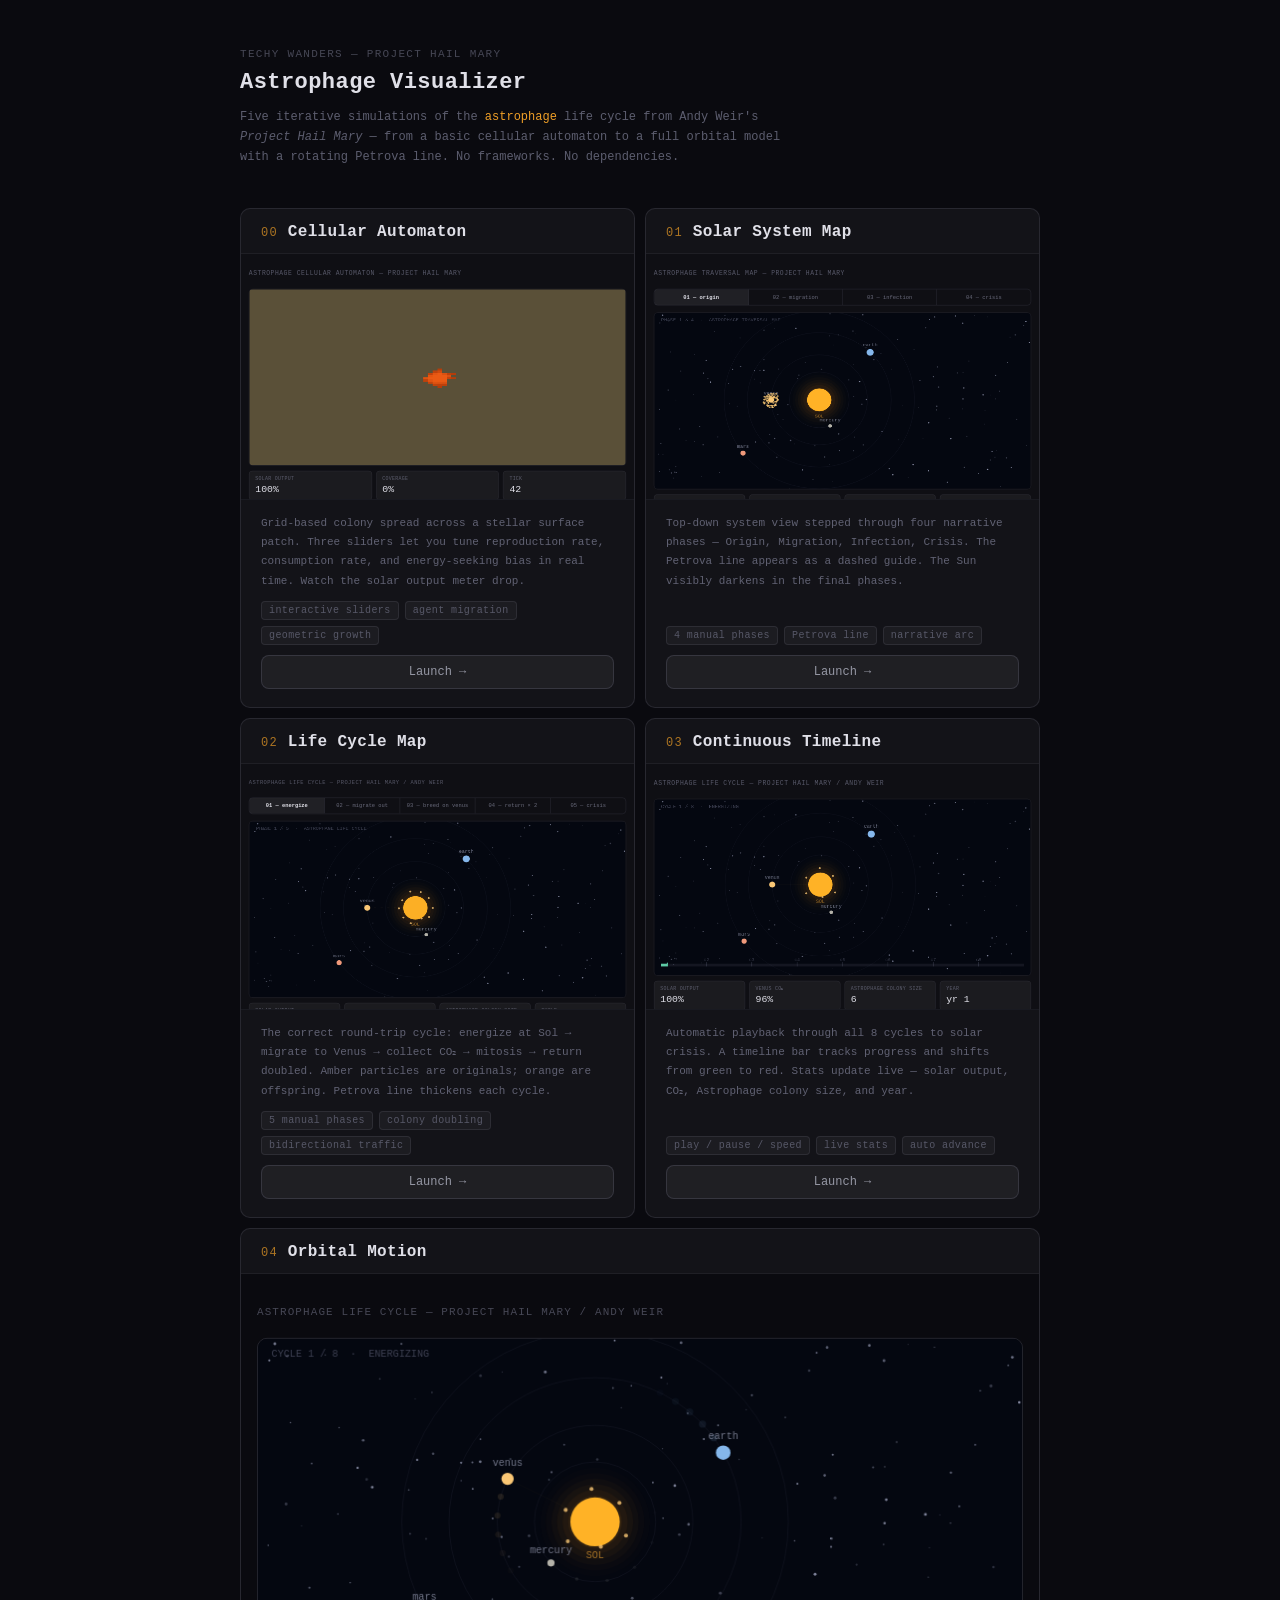
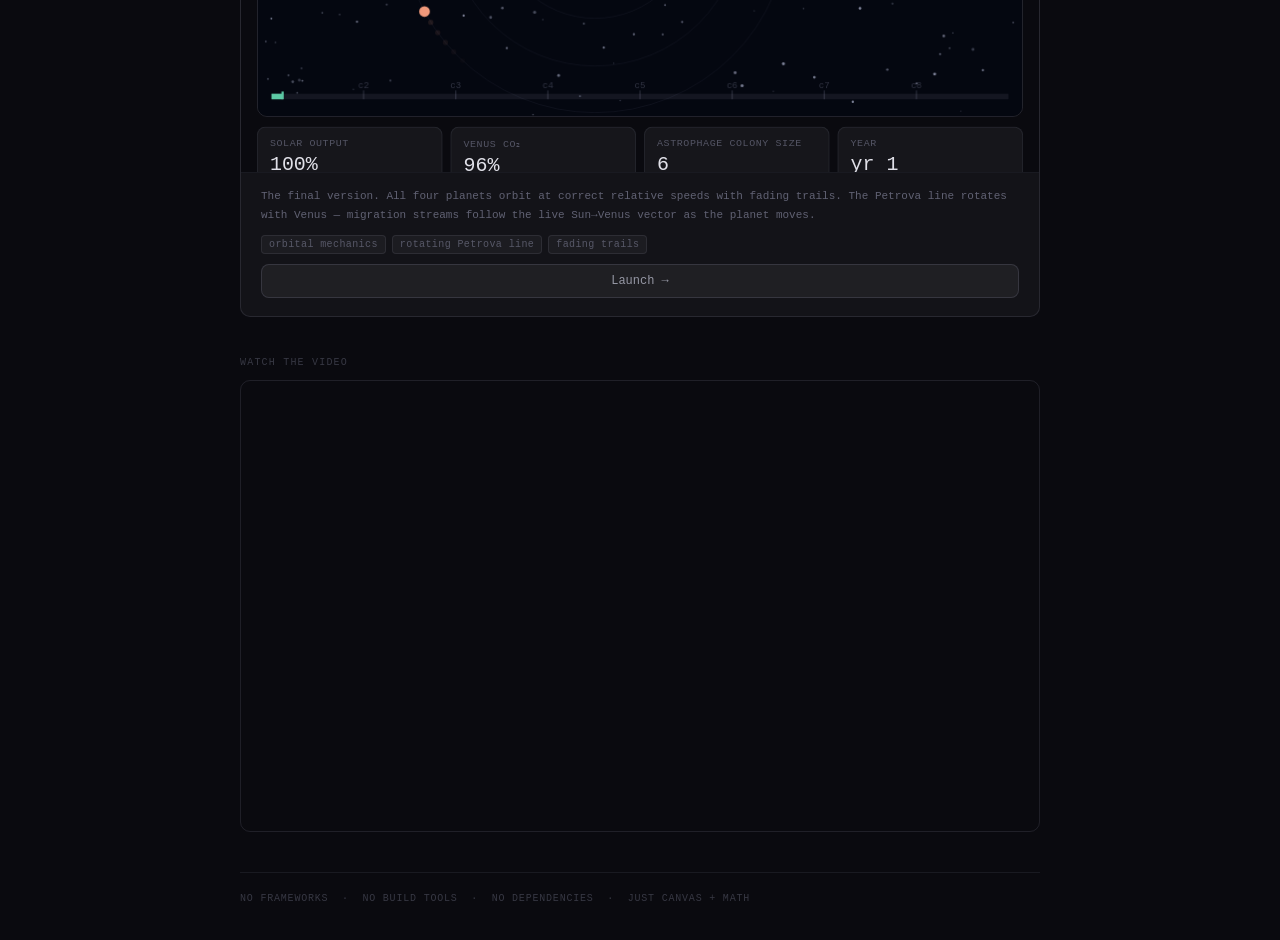
<file: index.html>
<!DOCTYPE html>
<html lang="en">
<head>
  <meta charset="UTF-8">
  <meta name="viewport" content="width=device-width, initial-scale=1.0">
  <title>Astrophage Visualizer — Project Hail Mary</title>
  <link rel="stylesheet" href="astrophage.css">
  <style>
    body { align-items: flex-start; padding-top: 3rem; }

    .hero {
      margin-bottom: 2.5rem;
    }
    .hero h1 {
      font-size: 11px;
      color: rgba(160,162,190,.4);
      letter-spacing: .12em;
      margin-bottom: .6rem;
      font-weight: 400;
    }
    .hero-title {
      font-family: monospace;
      font-size: 22px;
      font-weight: 600;
      color: #e0e0e8;
      margin-bottom: .75rem;
      letter-spacing: .02em;
    }
    .hero-sub {
      font-size: 12px;
      color: rgba(160,162,190,.55);
      line-height: 1.7;
      max-width: 560px;
    }
    .hero-sub span { color: #EF9F27; }

    .grid {
      display: grid;
      grid-template-columns: repeat(2, 1fr);
      gap: 10px;
    }
    .grid .card:last-child:nth-child(odd) {
      grid-column: 1 / -1;
    }

    .card {
      background: rgba(255,255,255,.04);
      border: 0.5px solid rgba(160,162,190,.14);
      border-radius: 10px;
      overflow: hidden;
      display: flex;
      flex-direction: column;
      transition: border-color .2s, background .2s;
    }
    .card:hover {
      background: rgba(255,255,255,.065);
      border-color: rgba(160,162,190,.28);
    }

    /* title row sits above the iframe */
    .card-header {
      display: flex;
      align-items: baseline;
      gap: 10px;
      padding: 14px 20px 12px;
      border-bottom: 0.5px solid rgba(160,162,190,.08);
    }
    .card-num {
      font-size: 12px;
      color: #EF9F27;
      letter-spacing: .1em;
      opacity: .7;
      flex-shrink: 0;
    }
    .card-title {
      font-size: 16px;
      font-weight: 600;
      color: #e0e0e8;
      letter-spacing: .02em;
    }

    /* live iframe thumbnail */
    .preview-frame {
      width: 100%;
      overflow: hidden;
      position: relative;
      background: #0a0a0f;
      border-bottom: 0.5px solid rgba(160,162,190,.1);
      flex-shrink: 0;
    }
    .preview-frame iframe {
      width: 800px;
      height: 500px;
      border: none;
      pointer-events: none;
      display: block;
      transform-origin: top left;
    }

    .card-body {
      padding: 14px 20px 18px;
      display: flex;
      flex-direction: column;
      gap: 10px;
      flex: 1;
    }

    .card-desc {
      font-size: 11px;
      color: rgba(160,162,190,.55);
      line-height: 1.75;
      flex: 1;
    }

    .card-tags {
      display: flex;
      flex-wrap: wrap;
      gap: 6px;
    }
    .tag {
      font-size: 10px;
      color: rgba(160,162,190,.45);
      background: rgba(255,255,255,.04);
      border: 0.5px solid rgba(160,162,190,.12);
      border-radius: 4px;
      padding: 3px 7px;
      letter-spacing: .04em;
    }

    .card a.launch {
      display: block;
      text-align: center;
      font-family: monospace;
      font-size: 12px;
      color: rgba(200,202,220,.7);
      background: rgba(255,255,255,.05);
      border: 0.5px solid rgba(160,162,190,.18);
      border-radius: 8px;
      padding: 9px 16px;
      text-decoration: none;
      transition: background .15s, color .15s;
    }
    .card a.launch:hover {
      background: rgba(239,159,39,.12);
      border-color: rgba(239,159,39,.35);
      color: #EF9F27;
    }

    .footer {
      margin-top: 2.5rem;
      font-size: 10px;
      color: rgba(160,162,190,.3);
      letter-spacing: .08em;
      border-top: 0.5px solid rgba(160,162,190,.1);
      padding-top: 1.25rem;
    }

    .video-section { margin-top: 2.5rem; }
    .video-label {
      font-size: 10px;
      color: rgba(160,162,190,.3);
      letter-spacing: .12em;
      margin-bottom: .75rem;
    }
    .video-wrapper {
      position: relative;
      width: 100%;
      padding-bottom: 56.25%;
      border-radius: 10px;
      overflow: hidden;
      border: 0.5px solid rgba(160,162,190,.14);
    }
    .video-wrapper iframe {
      position: absolute;
      inset: 0;
      width: 100%;
      height: 100%;
    }

    @media (max-width: 560px) {
      .grid { grid-template-columns: 1fr; }
      .grid .card:last-child:nth-child(odd) { grid-column: auto; }
    }
  </style>
</head>
<body>
  <div class="container">
    <div class="hero">
      <h1>TECHY WANDERS — PROJECT HAIL MARY</h1>
      <div class="hero-title">Astrophage Visualizer</div>
      <p class="hero-sub">
        Five iterative simulations of the <span>astrophage</span> life cycle from Andy Weir's
        <em>Project Hail Mary</em> — from a basic cellular automaton to a full orbital model
        with a rotating Petrova line. No frameworks. No dependencies.
      </p>
    </div>

    <div class="grid">

      <div class="card">
        <div class="card-header">
          <span class="card-num">00</span>
          <span class="card-title">Cellular Automaton</span>
        </div>
        <div class="preview-frame">
          <iframe src="00_Astrophage.html" loading="lazy" scrolling="no" tabindex="-1" title="Preview"></iframe>
        </div>
        <div class="card-body">
          <p class="card-desc">
            Grid-based colony spread across a stellar surface patch. Three sliders let you tune
            reproduction rate, consumption rate, and energy-seeking bias in real time.
            Watch the solar output meter drop.
          </p>
          <div class="card-tags">
            <span class="tag">interactive sliders</span>
            <span class="tag">agent migration</span>
            <span class="tag">geometric growth</span>
          </div>
          <a class="launch" href="00_Astrophage.html">Launch →</a>
        </div>
      </div>

      <div class="card">
        <div class="card-header">
          <span class="card-num">01</span>
          <span class="card-title">Solar System Map</span>
        </div>
        <div class="preview-frame">
          <iframe src="01_Astrophage.html" loading="lazy" scrolling="no" tabindex="-1" title="Preview"></iframe>
        </div>
        <div class="card-body">
          <p class="card-desc">
            Top-down system view stepped through four narrative phases — Origin, Migration,
            Infection, Crisis. The Petrova line appears as a dashed guide. The Sun visibly
            darkens in the final phases.
          </p>
          <div class="card-tags">
            <span class="tag">4 manual phases</span>
            <span class="tag">Petrova line</span>
            <span class="tag">narrative arc</span>
          </div>
          <a class="launch" href="01_Astrophage.html">Launch →</a>
        </div>
      </div>

      <div class="card">
        <div class="card-header">
          <span class="card-num">02</span>
          <span class="card-title">Life Cycle Map</span>
        </div>
        <div class="preview-frame">
          <iframe src="02_Astrophage.html" loading="lazy" scrolling="no" tabindex="-1" title="Preview"></iframe>
        </div>
        <div class="card-body">
          <p class="card-desc">
            The correct round-trip cycle: energize at Sol → migrate to Venus → collect CO₂ →
            mitosis → return doubled. Amber particles are originals; orange are offspring.
            Petrova line thickens each cycle.
          </p>
          <div class="card-tags">
            <span class="tag">5 manual phases</span>
            <span class="tag">colony doubling</span>
            <span class="tag">bidirectional traffic</span>
          </div>
          <a class="launch" href="02_Astrophage.html">Launch →</a>
        </div>
      </div>

      <div class="card">
        <div class="card-header">
          <span class="card-num">03</span>
          <span class="card-title">Continuous Timeline</span>
        </div>
        <div class="preview-frame">
          <iframe src="03_Astrophage.html" loading="lazy" scrolling="no" tabindex="-1" title="Preview"></iframe>
        </div>
        <div class="card-body">
          <p class="card-desc">
            Automatic playback through all 8 cycles to solar crisis. A timeline bar tracks
            progress and shifts from green to red. Stats update live — solar output, CO₂,
            Astrophage colony size, and year.
          </p>
          <div class="card-tags">
            <span class="tag">play / pause / speed</span>
            <span class="tag">live stats</span>
            <span class="tag">auto advance</span>
          </div>
          <a class="launch" href="03_Astrophage.html">Launch →</a>
        </div>
      </div>

      <div class="card">
        <div class="card-header">
          <span class="card-num">04</span>
          <span class="card-title">Orbital Motion</span>
        </div>
        <div class="preview-frame">
          <iframe src="04_Astrophage.html" loading="lazy" scrolling="no" tabindex="-1" title="Preview"></iframe>
        </div>
        <div class="card-body">
          <p class="card-desc">
            The final version. All four planets orbit at correct relative speeds with fading
            trails. The Petrova line rotates with Venus — migration streams follow the live
            Sun→Venus vector as the planet moves.
          </p>
          <div class="card-tags">
            <span class="tag">orbital mechanics</span>
            <span class="tag">rotating Petrova line</span>
            <span class="tag">fading trails</span>
          </div>
          <a class="launch" href="04_Astrophage.html">Launch →</a>
        </div>
      </div>

    </div>

    <div class="video-section">
      <div class="video-label">WATCH THE VIDEO</div>
      <div class="video-wrapper">
        <iframe
          src="https://www.youtube.com/embed/VId7PlleStw"
          title="Astrophage Visualizer — TechyWanders"
          frameborder="0"
          allow="accelerometer; autoplay; clipboard-write; encrypted-media; gyroscope; picture-in-picture"
          allowfullscreen>
        </iframe>
      </div>
    </div>

    <div class="footer">
      NO FRAMEWORKS &nbsp;·&nbsp; NO BUILD TOOLS &nbsp;·&nbsp; NO DEPENDENCIES &nbsp;·&nbsp;
      JUST CANVAS + MATH
    </div>
  </div>

  <script>
    (function () {
      function scaleFrames() {
        document.querySelectorAll('.preview-frame').forEach(function (frame) {
          var scale = frame.offsetWidth / 800;
          var iframe = frame.querySelector('iframe');
          iframe.style.transform = 'scale(' + scale + ')';
          frame.style.height = Math.round(500 * scale) + 'px';
        });
      }
      window.addEventListener('DOMContentLoaded', scaleFrames);
      window.addEventListener('resize', scaleFrames);
    })();
  </script>
</body>
</html>
</file>
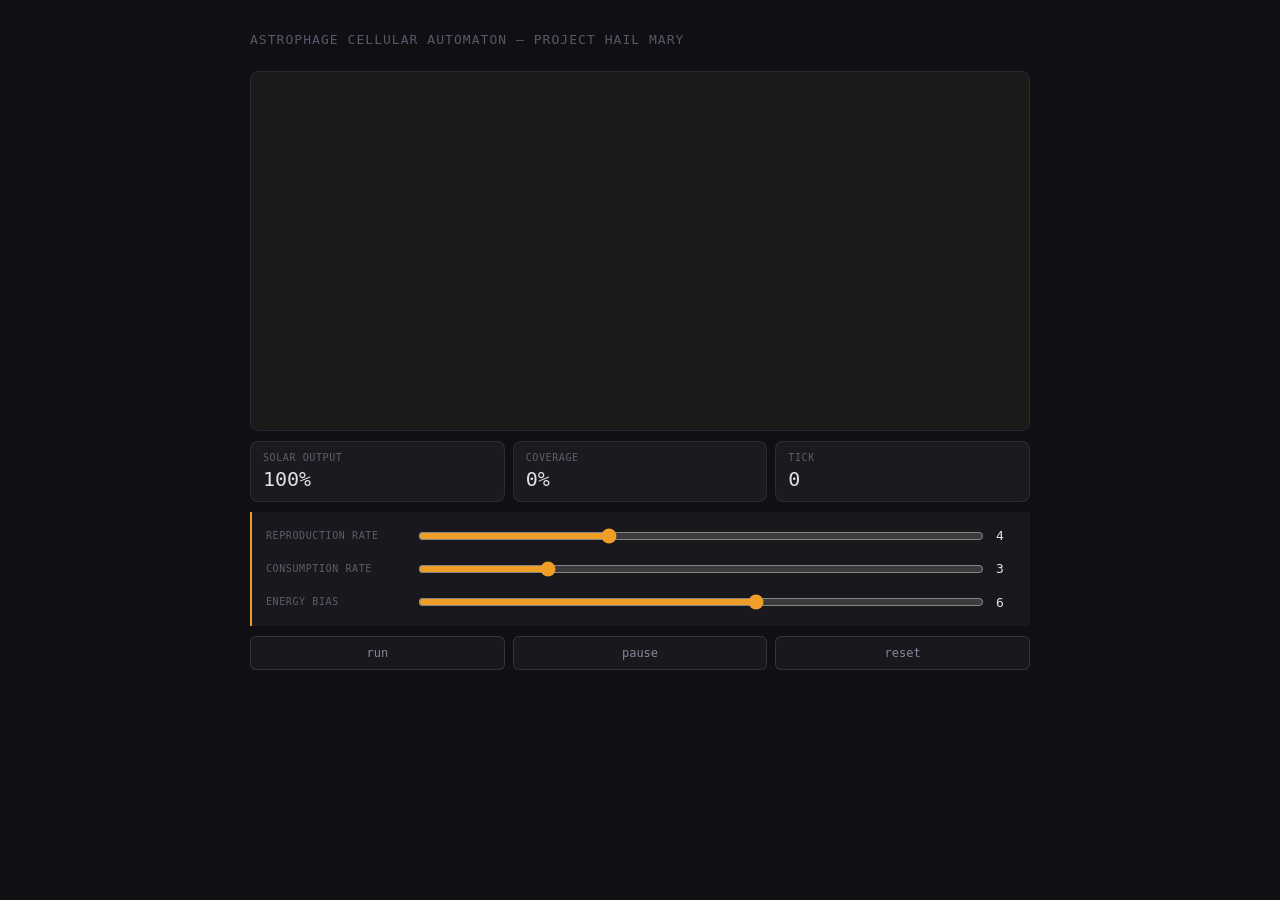
<file: 00_Asphorage.html>
<!DOCTYPE html>
<html lang="en">
<head>
<meta charset="UTF-8">
<meta name="viewport" content="width=device-width, initial-scale=1.0">
<title>Astrophage Cellular Automaton</title>
<link rel="stylesheet" href="asphorage.css">
</head>
<body class="page-00">
<div class="container">
  <h1>ASTROPHAGE CELLULAR AUTOMATON — PROJECT HAIL MARY</h1>

  <canvas id="sim"></canvas>

  <div class="stats">
    <div class="stat-card"><div class="stat-label">SOLAR OUTPUT</div><div class="stat-val" id="output-val">100%</div></div>
    <div class="stat-card"><div class="stat-label">COVERAGE</div><div class="stat-val" id="coverage-val">0%</div></div>
    <div class="stat-card"><div class="stat-label">TICK</div><div class="stat-val" id="tick-val">0</div></div>
  </div>

  <div class="log">
    <div class="ctrl-row">
      <span class="ctrl-label">REPRODUCTION RATE</span>
      <input type="range" min="1" max="10" value="4" step="1" id="repro">
      <span class="ctrl-val" id="repro-out">4</span>
    </div>
    <div class="ctrl-row">
      <span class="ctrl-label">CONSUMPTION RATE</span>
      <input type="range" min="1" max="10" value="3" step="1" id="consume">
      <span class="ctrl-val" id="consume-out">3</span>
    </div>
    <div class="ctrl-row">
      <span class="ctrl-label">ENERGY BIAS</span>
      <input type="range" min="0" max="10" value="6" step="1" id="bias">
      <span class="ctrl-val" id="bias-out">6</span>
    </div>
  </div>

  <div class="btn-row">
    <button class="btn" id="btn-run">run</button>
    <button class="btn" id="btn-pause">pause</button>
    <button class="btn" id="btn-reset">reset</button>
  </div>
</div>

<script>
const GRID = 80;
const canvas = document.getElementById('sim');
const ctx = canvas.getContext('2d');
let energy, density, tick, running, raf;

function init() {
  energy = new Float32Array(GRID * GRID).fill(1.0);
  density = new Float32Array(GRID * GRID).fill(0);
  tick = 0; running = false;
  if (raf) cancelAnimationFrame(raf);
  const cx = Math.floor(GRID / 2), cy = Math.floor(GRID / 2);
  for (let dy = -1; dy <= 1; dy++)
    for (let dx = -1; dx <= 1; dx++)
      density[(cy + dy) * GRID + (cx + dx)] = 0.8;
  updateStats(); draw();
}

function idx(x, y) { return y * GRID + x; }

function step() {
  const rr = parseInt(document.getElementById('repro').value) / 50;
  const cr = parseInt(document.getElementById('consume').value) / 40;
  const bias = parseInt(document.getElementById('bias').value) / 10;
  const nd = new Float32Array(density);
  const ne = new Float32Array(energy);
  const dirs = [[-1,0],[1,0],[0,-1],[0,1]];
  for (let y = 0; y < GRID; y++) {
    for (let x = 0; x < GRID; x++) {
      const i = idx(x, y);
      if (density[i] < 0.01) continue;
      ne[i] = Math.max(0, energy[i] - density[i] * cr);
      nd[i] = Math.min(1, density[i] + density[i] * rr * energy[i]);
      for (const [dx, dy] of dirs) {
        const nx = x + dx, ny = y + dy;
        if (nx < 0 || nx >= GRID || ny < 0 || ny >= GRID) continue;
        const ni = idx(nx, ny);
        const migProb = rr * density[i] * (bias * energy[ni] + (1 - bias) * 0.5);
        if (Math.random() < migProb) nd[ni] = Math.min(1, nd[ni] + density[i] * 0.15);
      }
    }
  }
  density.set(nd); energy.set(ne); tick++;
  updateStats(); draw();
}

function updateStats() {
  let totalEnergy = 0, covered = 0;
  for (let i = 0; i < GRID * GRID; i++) {
    totalEnergy += energy[i];
    if (density[i] > 0.05) covered++;
  }
  const maxEnergy = GRID * GRID;
  document.getElementById('output-val').textContent = Math.round(totalEnergy / maxEnergy * 100) + '%';
  document.getElementById('coverage-val').textContent = Math.round(covered / maxEnergy * 100) + '%';
  document.getElementById('tick-val').textContent = tick;
}

function draw() {
  const W = canvas.width, H = canvas.height;
  const cw = W / GRID, ch = H / GRID;
  ctx.fillStyle = '#1a1a18';
  ctx.fillRect(0, 0, W, H);
  for (let y = 0; y < GRID; y++) {
    for (let x = 0; x < GRID; x++) {
      const i = idx(x, y);
      const e = energy[i], d = density[i];
      if (d < 0.01) {
        const brightness = Math.floor(e * 60 + 20);
        ctx.fillStyle = `rgb(${brightness+10},${brightness},${Math.floor(brightness*0.7)})`;
      } else {
        const r = Math.floor(180 + d * 55), g = Math.floor(60 + d * 30), b = Math.floor(10 + d * 10);
        ctx.fillStyle = `rgb(${r},${g},${b})`;
      }
      ctx.fillRect(Math.floor(x * cw), Math.floor(y * ch), Math.ceil(cw), Math.ceil(ch));
    }
  }
}

function resize() {
  const rect = canvas.getBoundingClientRect();
  canvas.width = rect.width * devicePixelRatio;
  canvas.height = rect.height * devicePixelRatio;
  draw();
}

function loop() { if (!running) return; step(); raf = requestAnimationFrame(loop); }

['repro','consume','bias'].forEach(id => {
  const el = document.getElementById(id);
  el.addEventListener('input', () => document.getElementById(id+'-out').textContent = el.value);
});

document.getElementById('btn-run').addEventListener('click', () => { if (!running) { running = true; loop(); } });
document.getElementById('btn-pause').addEventListener('click', () => { running = false; });
document.getElementById('btn-reset').addEventListener('click', init);

window.addEventListener('resize', resize);
setTimeout(() => { resize(); init(); }, 100);
</script>
</body>
</html>
</file>
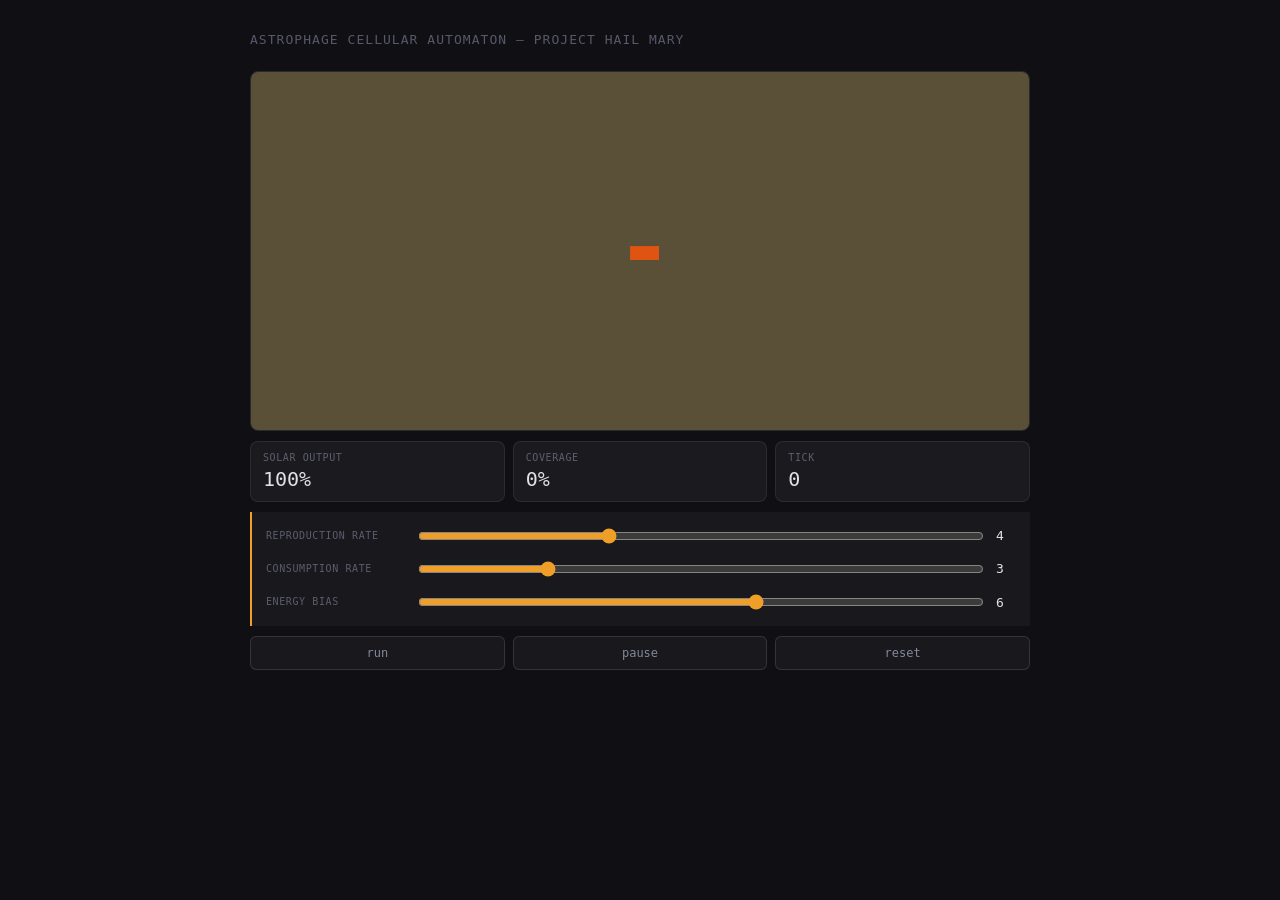
<file: 00_Astrophage.html>
<!DOCTYPE html>
<html lang="en">
<head>
<meta charset="UTF-8">
<meta name="viewport" content="width=device-width, initial-scale=1.0">
<title>Astrophage Cellular Automaton</title>
<link rel="stylesheet" href="astrophage.css">
</head>
<body class="page-00">
<div class="container">
  <h1>ASTROPHAGE CELLULAR AUTOMATON — PROJECT HAIL MARY</h1>

  <canvas id="sim"></canvas>

  <div class="stats">
    <div class="stat-card"><div class="stat-label">SOLAR OUTPUT</div><div class="stat-val" id="output-val">100%</div></div>
    <div class="stat-card"><div class="stat-label">COVERAGE</div><div class="stat-val" id="coverage-val">0%</div></div>
    <div class="stat-card"><div class="stat-label">TICK</div><div class="stat-val" id="tick-val">0</div></div>
  </div>

  <div class="log">
    <div class="ctrl-row">
      <span class="ctrl-label">REPRODUCTION RATE</span>
      <input type="range" min="1" max="10" value="4" step="1" id="repro">
      <span class="ctrl-val" id="repro-out">4</span>
    </div>
    <div class="ctrl-row">
      <span class="ctrl-label">CONSUMPTION RATE</span>
      <input type="range" min="1" max="10" value="3" step="1" id="consume">
      <span class="ctrl-val" id="consume-out">3</span>
    </div>
    <div class="ctrl-row">
      <span class="ctrl-label">ENERGY BIAS</span>
      <input type="range" min="0" max="10" value="6" step="1" id="bias">
      <span class="ctrl-val" id="bias-out">6</span>
    </div>
  </div>

  <div class="btn-row">
    <button class="btn" id="btn-run">run</button>
    <button class="btn" id="btn-pause">pause</button>
    <button class="btn" id="btn-reset">reset</button>
  </div>
</div>

<script>
const GRID = 80;
const canvas = document.getElementById('sim');
const ctx = canvas.getContext('2d');
let energy, density, tick, running, raf;

function init() {
  energy = new Float32Array(GRID * GRID).fill(1.0);
  density = new Float32Array(GRID * GRID).fill(0);
  tick = 0; running = false;
  if (raf) cancelAnimationFrame(raf);
  const cx = Math.floor(GRID / 2), cy = Math.floor(GRID / 2);
  for (let dy = -1; dy <= 1; dy++)
    for (let dx = -1; dx <= 1; dx++)
      density[(cy + dy) * GRID + (cx + dx)] = 0.8;
  updateStats(); draw();
}

function idx(x, y) { return y * GRID + x; }

function step() {
  const rr = parseInt(document.getElementById('repro').value) / 50;
  const cr = parseInt(document.getElementById('consume').value) / 40;
  const bias = parseInt(document.getElementById('bias').value) / 10;
  const nd = new Float32Array(density);
  const ne = new Float32Array(energy);
  const dirs = [[-1,0],[1,0],[0,-1],[0,1]];
  for (let y = 0; y < GRID; y++) {
    for (let x = 0; x < GRID; x++) {
      const i = idx(x, y);
      if (density[i] < 0.01) continue;
      ne[i] = Math.max(0, energy[i] - density[i] * cr);
      nd[i] = Math.min(1, density[i] + density[i] * rr * energy[i]);
      for (const [dx, dy] of dirs) {
        const nx = x + dx, ny = y + dy;
        if (nx < 0 || nx >= GRID || ny < 0 || ny >= GRID) continue;
        const ni = idx(nx, ny);
        const migProb = rr * density[i] * (bias * energy[ni] + (1 - bias) * 0.5);
        if (Math.random() < migProb) nd[ni] = Math.min(1, nd[ni] + density[i] * 0.15);
      }
    }
  }
  density.set(nd); energy.set(ne); tick++;
  updateStats(); draw();
}

function updateStats() {
  let totalEnergy = 0, covered = 0;
  for (let i = 0; i < GRID * GRID; i++) {
    totalEnergy += energy[i];
    if (density[i] > 0.05) covered++;
  }
  const maxEnergy = GRID * GRID;
  document.getElementById('output-val').textContent = Math.round(totalEnergy / maxEnergy * 100) + '%';
  document.getElementById('coverage-val').textContent = Math.round(covered / maxEnergy * 100) + '%';
  document.getElementById('tick-val').textContent = tick;
}

function draw() {
  const W = canvas.width, H = canvas.height;
  const cw = W / GRID, ch = H / GRID;
  ctx.fillStyle = '#1a1a18';
  ctx.fillRect(0, 0, W, H);
  for (let y = 0; y < GRID; y++) {
    for (let x = 0; x < GRID; x++) {
      const i = idx(x, y);
      const e = energy[i], d = density[i];
      if (d < 0.01) {
        const brightness = Math.floor(e * 60 + 20);
        ctx.fillStyle = `rgb(${brightness+10},${brightness},${Math.floor(brightness*0.7)})`;
      } else {
        const r = Math.floor(180 + d * 55), g = Math.floor(60 + d * 30), b = Math.floor(10 + d * 10);
        ctx.fillStyle = `rgb(${r},${g},${b})`;
      }
      ctx.fillRect(Math.floor(x * cw), Math.floor(y * ch), Math.ceil(cw), Math.ceil(ch));
    }
  }
}

function resize() {
  const rect = canvas.getBoundingClientRect();
  canvas.width = rect.width * devicePixelRatio;
  canvas.height = rect.height * devicePixelRatio;
  if (energy) draw();
}

function loop() { if (!running) return; step(); raf = requestAnimationFrame(loop); }

['repro','consume','bias'].forEach(id => {
  const el = document.getElementById(id);
  el.addEventListener('input', () => document.getElementById(id+'-out').textContent = el.value);
});

document.getElementById('btn-run').addEventListener('click', () => { if (!running) { running = true; loop(); } });
document.getElementById('btn-pause').addEventListener('click', () => { running = false; });
document.getElementById('btn-reset').addEventListener('click', init);

window.addEventListener('resize', resize);
setTimeout(() => { resize(); init(); }, 100);
if (window.self !== window.top) {
  setTimeout(() => { running = true; loop(); }, 300);
}
</script>
</body>
</html>
</file>
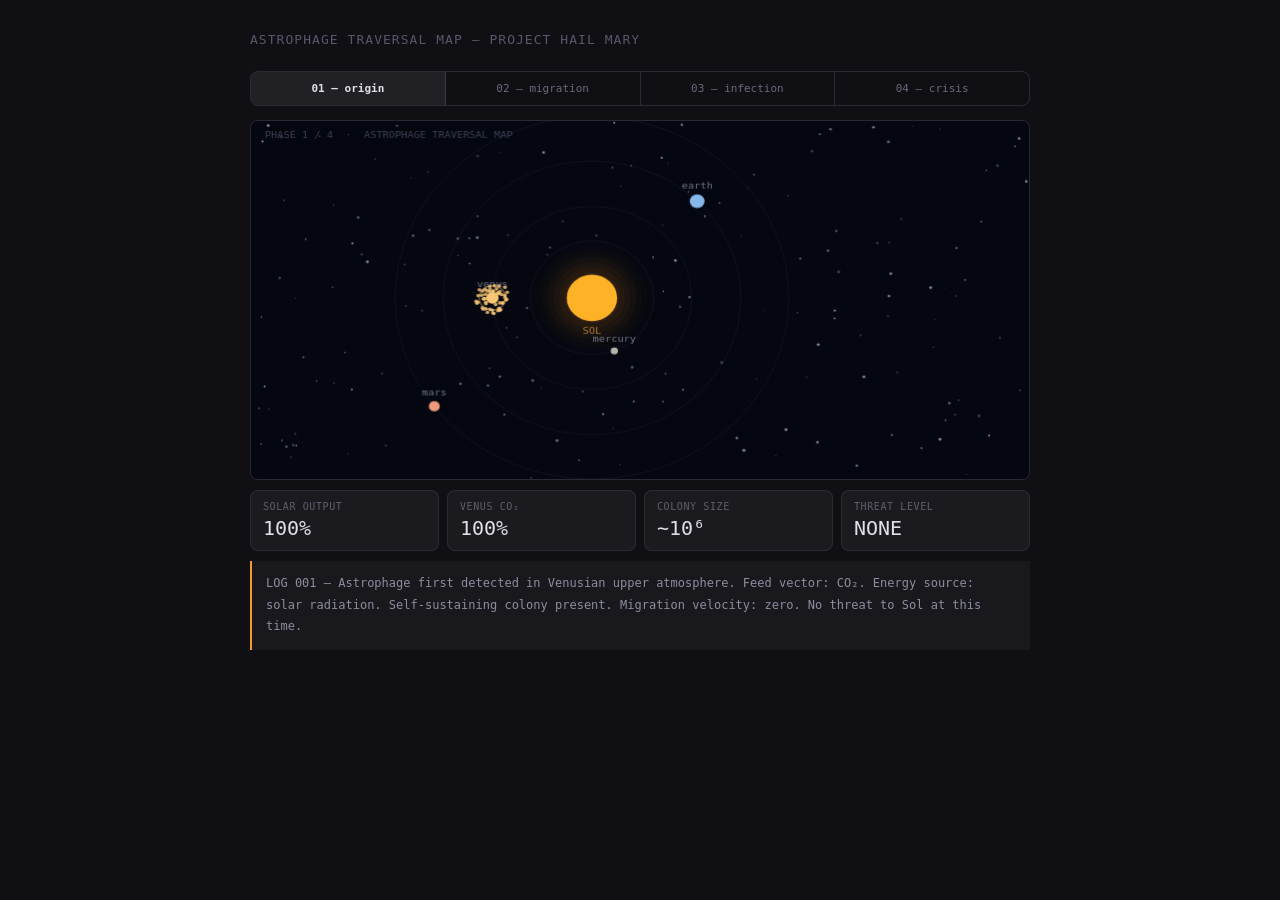
<file: 01_Asphorage.html>
<!DOCTYPE html>
<html lang="en">
<head>
<meta charset="UTF-8">
<meta name="viewport" content="width=device-width, initial-scale=1.0">
<title>Astrophage Traversal Map</title>
<link rel="stylesheet" href="asphorage.css">
</head>
<body class="page-01">
<div class="container">
  <h1>ASTROPHAGE TRAVERSAL MAP — PROJECT HAIL MARY</h1>

  <div class="phase-bar">
    <button class="pb active" data-p="0">01 — origin</button>
    <button class="pb" data-p="1">02 — migration</button>
    <button class="pb" data-p="2">03 — infection</button>
    <button class="pb" data-p="3">04 — crisis</button>
  </div>

  <canvas id="sc"></canvas>

  <div class="stats">
    <div class="stat-card"><div class="stat-label">SOLAR OUTPUT</div><div class="stat-val" id="st-sol">100%</div></div>
    <div class="stat-card"><div class="stat-label">VENUS CO₂</div><div class="stat-val" id="st-co2">100%</div></div>
    <div class="stat-card"><div class="stat-label">COLONY SIZE</div><div class="stat-val" id="st-col">—</div></div>
    <div class="stat-card"><div class="stat-label">THREAT LEVEL</div><div class="stat-val" id="st-thr">NONE</div></div>
  </div>

  <div class="log" id="pdesc"></div>
</div>

<script>
const cv = document.getElementById('sc');
const g = cv.getContext('2d');
let phase=0, tick=0, parts=[];

const SX=298, SY=168;
const sr=s=>{const v=Math.sin(s*127.1+311.7)*43758.5453;return v-Math.floor(v);};
const STARS=Array.from({length:160},(_,i)=>({x:sr(i)*680,y:sr(i+50)*340,r:.5+sr(i+100)*.9,a:.2+sr(i+200)*.5}));
const ISPOT=Array.from({length:18},(_,i)=>({a0:(i/18)*Math.PI*2+.4,fr:4+sr(i)*12,sz:1.3+sr(i+50)*2.2,sp:.002+sr(i+80)*.004}));
const lerp=(a,b,t)=>a+(b-a)*Math.max(0,Math.min(1,t));

const PL=[
  {id:'mercury',or:54,an:1.2,r:3.2,col:'#B4B2A9',lbl:'mercury'},
  {id:'venus',  or:87,an:Math.PI,r:5.5,col:'#FAC775',lbl:'venus'},
  {id:'earth',  or:130,an:-.785,r:6.5,col:'#85B7EB',lbl:'earth'},
  {id:'mars',   or:172,an:2.5,r:4.8,col:'#F0997B',lbl:'mars'}
];
const VP={x:SX+Math.cos(Math.PI)*87, y:SY};
const EP={x:SX+Math.cos(-.785)*130, y:SY+Math.sin(-.785)*130};

const PDATA=[
  {sol:100,co2:100,col:'~10⁶',  thr:'NONE',    tc:'#e0e0e8',
   desc:'LOG 001 — Astrophage first detected in Venusian upper atmosphere. Feed vector: CO₂. Energy source: solar radiation. Self-sustaining colony present. Migration velocity: zero. No threat to Sol at this time.'},
  {sol:99, co2:78, col:'~10¹²', thr:'MONITOR',  tc:'#EF9F27',
   desc:'LOG 047 — Mass migration event confirmed. Colony tracking inward along radiation gradient. Venus CO₂ depleting at 2.3% per day. Astrophage responding to higher-energy radiation source. Estimated Sol contact: 14 months.'},
  {sol:93, co2:22, col:'~10¹⁸', thr:'CRITICAL', tc:'#D85A30',
   desc:'LOG 312 — Astrophage confirmed on solar surface. Exponential reproduction cycle active. Solar output declining 0.4% per month. Venus CO₂ near depletion — Sol is now the primary host. No natural termination mechanism identified.'},
  {sol:79, co2:4,  col:'~10²⁴', thr:'HAIL MARY',tc:'#E24B4A',
   desc:'LOG 891 — Solar output -21% and falling. Climate projections: catastrophic cooling within 30 years. International committee authorizes Hail Mary protocol. One astronaut. One ship. No extraction plan. No backup.'}
];

function initParts() {
  parts=[];
  if(phase===0){
    for(let i=0;i<50;i++) parts.push({t:0,ba:(i/50)*Math.PI*2,br:6+sr(i)*9,sp:.01+sr(i+10)*.01});
  } else if(phase===1){
    for(let i=0;i<90;i++) parts.push({t:1,pr:i/90,sp:.004+sr(i)*.003,off:(sr(i)*2-1)*13});
  } else if(phase>=2){
    for(let i=0;i<70;i++) parts.push({t:2,ang:(i/70)*Math.PI*2,r:22+sr(i)*11,spd:.007+sr(i)*.005});
    if(phase===3) for(let i=0;i<28;i++) parts.push({t:3,pr:sr(i)*.65,sp:.003+sr(i)*.002,off:(sr(i+30)*2-1)*15});
  }
}

function getInf(){
  if(phase<2) return phase===1?.05:0;
  return phase===2?.44+Math.sin(tick*.02)*.06:.83+Math.sin(tick*.015)*.04;
}

function draw(){
  const dpr=devicePixelRatio||1;
  const W=cv.width,H=cv.height;
  const cw=W/dpr,ch=H/dpr;
  g.save();
  g.scale(dpr*(cw/680), dpr*(ch/340));

  g.fillStyle='#040710'; g.fillRect(0,0,680,340);

  STARS.forEach(s=>{
    g.beginPath(); g.arc(s.x,s.y,s.r,0,Math.PI*2);
    g.fillStyle=`rgba(200,205,235,${s.a})`; g.fill();
  });

  const inf=getInf();

  for(let gr=54;gr>23;gr-=5){
    g.beginPath(); g.arc(SX,SY,gr,0,Math.PI*2);
    g.fillStyle=`rgba(255,148,28,${.055*(1-inf*.68)*(1-(gr-23)/33)})`; g.fill();
  }

  PL.forEach(p=>{
    g.beginPath(); g.arc(SX,SY,p.or,0,Math.PI*2);
    g.strokeStyle='rgba(155,160,200,.13)'; g.lineWidth=.6; g.stroke();
  });

  const rc=Math.floor(lerp(255,125,inf)), gc=Math.floor(lerp(178,60,inf)), bc=Math.floor(lerp(38,15,inf));
  g.beginPath(); g.arc(SX,SY,22,0,Math.PI*2);
  g.fillStyle=`rgb(${rc},${gc},${bc})`; g.fill();

  if(inf>.03) ISPOT.forEach((sp,i)=>{
    const thresh=i*.048, al=Math.min(1,(inf-thresh)*3.5);
    if(al<=0) return;
    const sa=sp.a0+tick*sp.sp;
    const fr=Math.min(sp.fr,17);
    const fx=SX+Math.cos(sa)*fr*.56, fy=SY+Math.sin(sa)*fr*.56;
    g.beginPath(); g.arc(fx,fy,sp.sz*al,0,Math.PI*2);
    g.fillStyle=`rgba(45,15,0,${.92*al})`; g.fill();
  });

  g.font='9px monospace'; g.textAlign='center';
  g.fillStyle='rgba(255,175,55,.65)'; g.fillText('SOL',SX,SY+34);

  PL.forEach(p=>{
    const px=SX+Math.cos(p.an)*p.or, py=SY+Math.sin(p.an)*p.or;
    const hiV=p.id==='venus'&&phase<=1, hiE=p.id==='earth'&&phase===3;
    if(hiV||hiE){
      g.beginPath(); g.arc(px,py,p.r+6,0,Math.PI*2);
      g.strokeStyle=hiE?'rgba(226,75,74,.5)':'rgba(250,200,120,.45)';
      g.lineWidth=1.2; g.stroke();
    }
    g.beginPath(); g.arc(px,py,p.r,0,Math.PI*2);
    g.fillStyle=p.col; g.fill();
    g.font='9px monospace'; g.fillStyle='rgba(185,190,215,.6)'; g.textAlign='center';
    g.fillText(p.lbl,px,py-p.r-5);
  });

  if(phase===1){
    g.beginPath(); g.moveTo(VP.x,VP.y); g.lineTo(SX,SY);
    g.strokeStyle='rgba(250,200,120,.1)'; g.lineWidth=1;
    g.setLineDash([3,7]); g.stroke(); g.setLineDash([]);
  }

  parts.forEach(p=>{
    if(p.t===0){
      const a=p.ba+tick*p.sp;
      const px=VP.x+Math.cos(a)*p.br, py=VP.y+Math.sin(a)*p.br;
      g.beginPath(); g.arc(px,py,1.7,0,Math.PI*2);
      g.fillStyle='rgba(250,200,118,.8)'; g.fill();
    } else if(p.t===1){
      p.pr=(p.pr+p.sp)%1;
      const dx=SX-VP.x, dy=SY-VP.y, len=Math.sqrt(dx*dx+dy*dy);
      const nx=-dy/len, ny=dx/len;
      const px=lerp(VP.x,SX,p.pr)+nx*p.off*Math.sin(p.pr*Math.PI);
      const py=lerp(VP.y,SY,p.pr)+ny*p.off*Math.sin(p.pr*Math.PI);
      g.beginPath(); g.arc(px,py,1.8,0,Math.PI*2);
      g.fillStyle=`rgba(250,175,35,${.28+p.pr*.68})`; g.fill();
    } else if(p.t===2){
      p.ang+=p.spd;
      g.beginPath(); g.arc(SX+Math.cos(p.ang)*p.r, SY+Math.sin(p.ang)*p.r,1.8,0,Math.PI*2);
      g.fillStyle='rgba(205,95,18,.75)'; g.fill();
    } else if(p.t===3){
      p.pr=(p.pr+p.sp)%1;
      const dx=EP.x-SX, dy=EP.y-SY, len=Math.sqrt(dx*dx+dy*dy);
      const nx=-dy/len, ny=dx/len;
      const px=lerp(SX,EP.x,p.pr)+nx*p.off*Math.sin(p.pr*Math.PI);
      const py=lerp(SY,EP.y,p.pr)+ny*p.off*Math.sin(p.pr*Math.PI);
      g.beginPath(); g.arc(px,py,1.5,0,Math.PI*2);
      g.fillStyle=`rgba(226,75,74,${.35+p.pr*.55})`; g.fill();
    }
  });

  g.font='500 9px monospace'; g.fillStyle='rgba(155,158,188,.38)';
  g.textAlign='left'; g.fillText(`PHASE ${phase+1} / 4  ·  ASTROPHAGE TRAVERSAL MAP`,12,16);
  g.restore();
}

function updateStats(){
  const d=PDATA[phase];
  const sol=document.getElementById('st-sol');
  sol.textContent=d.sol+'%';
  sol.style.color=d.sol<85?'#E24B4A':d.sol<99?'#EF9F27':'#e0e0e8';
  document.getElementById('st-co2').textContent=d.co2+'%';
  document.getElementById('st-col').textContent=d.col;
  const thr=document.getElementById('st-thr');
  thr.textContent=d.thr; thr.style.color=d.tc;
  document.getElementById('pdesc').textContent=d.desc;
}

function setPhase(p){
  phase=p; tick=0;
  document.querySelectorAll('.pb').forEach(b=>b.classList.toggle('active',+b.dataset.p===p));
  initParts(); updateStats();
}

function loop(){ tick++; draw(); requestAnimationFrame(loop); }

function resize(){
  const dpr=devicePixelRatio||1, rect=cv.getBoundingClientRect();
  cv.width=rect.width*dpr; cv.height=rect.height*dpr;
}

document.querySelectorAll('.pb').forEach(b=>b.addEventListener('click',()=>setPhase(+b.dataset.p)));
window.addEventListener('resize',resize);
window.addEventListener('load', () => { resize(); setPhase(0); loop(); });
</script>
</body>
</html>
</file>
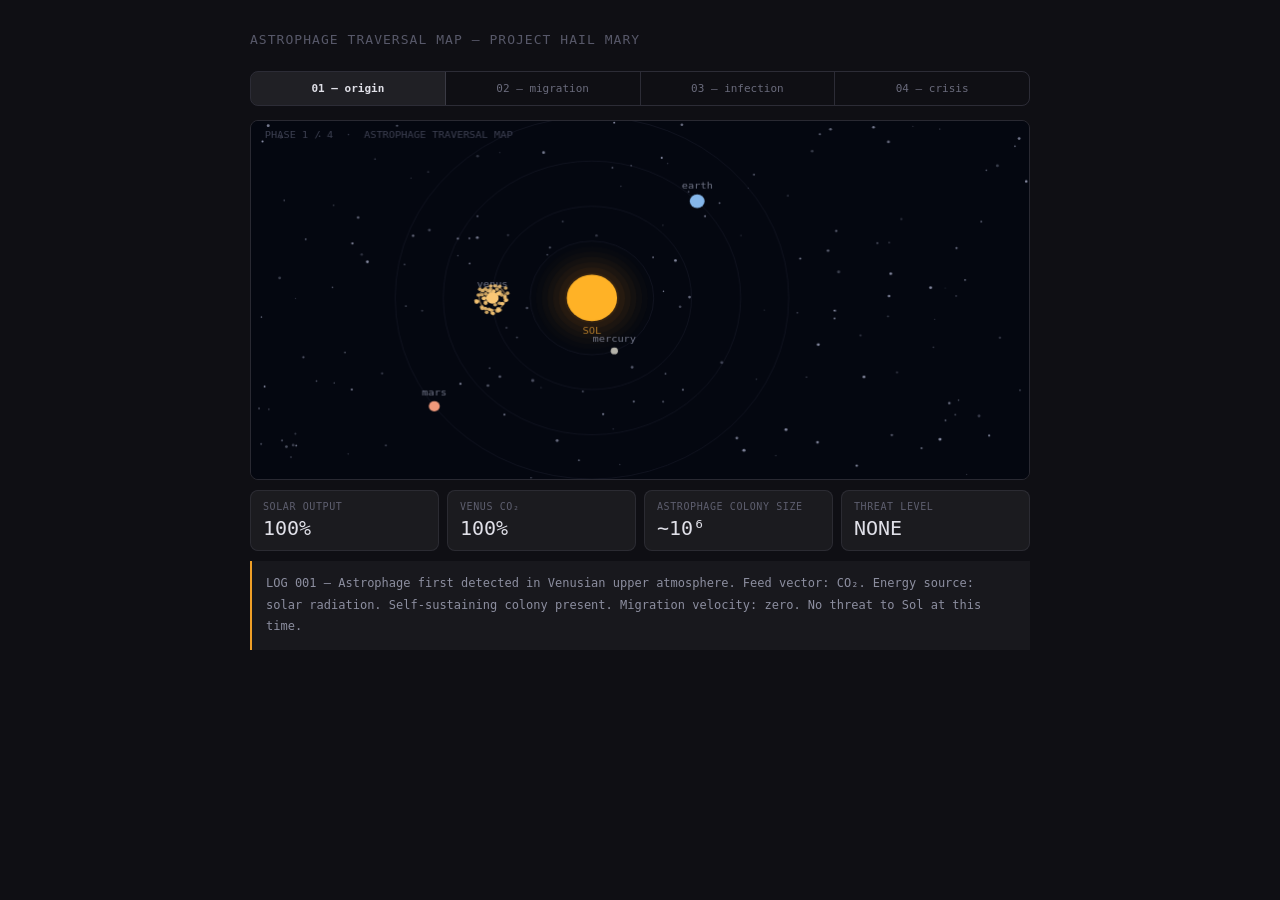
<file: 01_Astrophage.html>
<!DOCTYPE html>
<html lang="en">
<head>
<meta charset="UTF-8">
<meta name="viewport" content="width=device-width, initial-scale=1.0">
<title>Astrophage Traversal Map</title>
<link rel="stylesheet" href="astrophage.css">
</head>
<body class="page-01">
<div class="container">
  <h1>ASTROPHAGE TRAVERSAL MAP — PROJECT HAIL MARY</h1>

  <div class="phase-bar">
    <button class="pb active" data-p="0">01 — origin</button>
    <button class="pb" data-p="1">02 — migration</button>
    <button class="pb" data-p="2">03 — infection</button>
    <button class="pb" data-p="3">04 — crisis</button>
  </div>

  <canvas id="sc"></canvas>

  <div class="stats">
    <div class="stat-card"><div class="stat-label">SOLAR OUTPUT</div><div class="stat-val" id="st-sol">100%</div></div>
    <div class="stat-card"><div class="stat-label">VENUS CO₂</div><div class="stat-val" id="st-co2">100%</div></div>
    <div class="stat-card"><div class="stat-label">ASTROPHAGE COLONY SIZE</div><div class="stat-val" id="st-col">—</div></div>
    <div class="stat-card"><div class="stat-label">THREAT LEVEL</div><div class="stat-val" id="st-thr">NONE</div></div>
  </div>

  <div class="log" id="pdesc"></div>
</div>

<script>
const cv = document.getElementById('sc');
const g = cv.getContext('2d');
let phase=0, tick=0, parts=[];

const SX=298, SY=168;
const sr=s=>{const v=Math.sin(s*127.1+311.7)*43758.5453;return v-Math.floor(v);};
const STARS=Array.from({length:160},(_,i)=>({x:sr(i)*680,y:sr(i+50)*340,r:.5+sr(i+100)*.9,a:.2+sr(i+200)*.5}));
const ISPOT=Array.from({length:18},(_,i)=>({a0:(i/18)*Math.PI*2+.4,fr:4+sr(i)*12,sz:1.3+sr(i+50)*2.2,sp:.002+sr(i+80)*.004}));
const lerp=(a,b,t)=>a+(b-a)*Math.max(0,Math.min(1,t));

const PL=[
  {id:'mercury',or:54,an:1.2,r:3.2,col:'#B4B2A9',lbl:'mercury'},
  {id:'venus',  or:87,an:Math.PI,r:5.5,col:'#FAC775',lbl:'venus'},
  {id:'earth',  or:130,an:-.785,r:6.5,col:'#85B7EB',lbl:'earth'},
  {id:'mars',   or:172,an:2.5,r:4.8,col:'#F0997B',lbl:'mars'}
];
const VP={x:SX+Math.cos(Math.PI)*87, y:SY};
const EP={x:SX+Math.cos(-.785)*130, y:SY+Math.sin(-.785)*130};

const PDATA=[
  {sol:100,co2:100,col:'~10⁶',  thr:'NONE',    tc:'#e0e0e8',
   desc:'LOG 001 — Astrophage first detected in Venusian upper atmosphere. Feed vector: CO₂. Energy source: solar radiation. Self-sustaining colony present. Migration velocity: zero. No threat to Sol at this time.'},
  {sol:99, co2:78, col:'~10¹²', thr:'MONITOR',  tc:'#EF9F27',
   desc:'LOG 047 — Mass migration event confirmed. Colony tracking inward along radiation gradient. Venus CO₂ depleting at 2.3% per day. Astrophage responding to higher-energy radiation source. Estimated Sol contact: 14 months.'},
  {sol:93, co2:22, col:'~10¹⁸', thr:'CRITICAL', tc:'#D85A30',
   desc:'LOG 312 — Astrophage confirmed on solar surface. Exponential reproduction cycle active. Solar output declining 0.4% per month. Venus CO₂ near depletion — Sol is now the primary host. No natural termination mechanism identified.'},
  {sol:79, co2:4,  col:'~10²⁴', thr:'HAIL MARY',tc:'#E24B4A',
   desc:'LOG 891 — Solar output -21% and falling. Climate projections: catastrophic cooling within 30 years. International committee authorizes Hail Mary protocol. One astronaut. One ship. No extraction plan. No backup.'}
];

function initParts() {
  parts=[];
  if(phase===0){
    for(let i=0;i<50;i++) parts.push({t:0,ba:(i/50)*Math.PI*2,br:6+sr(i)*9,sp:.01+sr(i+10)*.01});
  } else if(phase===1){
    for(let i=0;i<90;i++) parts.push({t:1,pr:i/90,sp:.004+sr(i)*.003,off:(sr(i)*2-1)*13});
  } else if(phase>=2){
    for(let i=0;i<70;i++) parts.push({t:2,ang:(i/70)*Math.PI*2,r:22+sr(i)*11,spd:.007+sr(i)*.005});
    if(phase===3) for(let i=0;i<28;i++) parts.push({t:3,pr:sr(i)*.65,sp:.003+sr(i)*.002,off:(sr(i+30)*2-1)*15});
  }
}

function getInf(){
  if(phase<2) return phase===1?.05:0;
  return phase===2?.44+Math.sin(tick*.02)*.06:.83+Math.sin(tick*.015)*.04;
}

function draw(){
  const dpr=devicePixelRatio||1;
  const W=cv.width,H=cv.height;
  const cw=W/dpr,ch=H/dpr;
  g.save();
  g.scale(dpr*(cw/680), dpr*(ch/340));

  g.fillStyle='#040710'; g.fillRect(0,0,680,340);

  STARS.forEach(s=>{
    g.beginPath(); g.arc(s.x,s.y,s.r,0,Math.PI*2);
    g.fillStyle=`rgba(200,205,235,${s.a})`; g.fill();
  });

  const inf=getInf();

  for(let gr=54;gr>23;gr-=5){
    g.beginPath(); g.arc(SX,SY,gr,0,Math.PI*2);
    g.fillStyle=`rgba(255,148,28,${.055*(1-inf*.68)*(1-(gr-23)/33)})`; g.fill();
  }

  PL.forEach(p=>{
    g.beginPath(); g.arc(SX,SY,p.or,0,Math.PI*2);
    g.strokeStyle='rgba(155,160,200,.13)'; g.lineWidth=.6; g.stroke();
  });

  const rc=Math.floor(lerp(255,125,inf)), gc=Math.floor(lerp(178,60,inf)), bc=Math.floor(lerp(38,15,inf));
  g.beginPath(); g.arc(SX,SY,22,0,Math.PI*2);
  g.fillStyle=`rgb(${rc},${gc},${bc})`; g.fill();

  if(inf>.03) ISPOT.forEach((sp,i)=>{
    const thresh=i*.048, al=Math.min(1,(inf-thresh)*3.5);
    if(al<=0) return;
    const sa=sp.a0+tick*sp.sp;
    const fr=Math.min(sp.fr,17);
    const fx=SX+Math.cos(sa)*fr*.56, fy=SY+Math.sin(sa)*fr*.56;
    g.beginPath(); g.arc(fx,fy,sp.sz*al,0,Math.PI*2);
    g.fillStyle=`rgba(45,15,0,${.92*al})`; g.fill();
  });

  g.font='9px monospace'; g.textAlign='center';
  g.fillStyle='rgba(255,175,55,.65)'; g.fillText('SOL',SX,SY+34);

  PL.forEach(p=>{
    const px=SX+Math.cos(p.an)*p.or, py=SY+Math.sin(p.an)*p.or;
    const hiV=p.id==='venus'&&phase<=1, hiE=p.id==='earth'&&phase===3;
    if(hiV||hiE){
      g.beginPath(); g.arc(px,py,p.r+6,0,Math.PI*2);
      g.strokeStyle=hiE?'rgba(226,75,74,.5)':'rgba(250,200,120,.45)';
      g.lineWidth=1.2; g.stroke();
    }
    g.beginPath(); g.arc(px,py,p.r,0,Math.PI*2);
    g.fillStyle=p.col; g.fill();
    g.font='9px monospace'; g.fillStyle='rgba(185,190,215,.6)'; g.textAlign='center';
    g.fillText(p.lbl,px,py-p.r-5);
  });

  if(phase===1){
    g.beginPath(); g.moveTo(VP.x,VP.y); g.lineTo(SX,SY);
    g.strokeStyle='rgba(250,200,120,.1)'; g.lineWidth=1;
    g.setLineDash([3,7]); g.stroke(); g.setLineDash([]);
  }

  parts.forEach(p=>{
    if(p.t===0){
      const a=p.ba+tick*p.sp;
      const px=VP.x+Math.cos(a)*p.br, py=VP.y+Math.sin(a)*p.br;
      g.beginPath(); g.arc(px,py,1.7,0,Math.PI*2);
      g.fillStyle='rgba(250,200,118,.8)'; g.fill();
    } else if(p.t===1){
      p.pr=(p.pr+p.sp)%1;
      const dx=SX-VP.x, dy=SY-VP.y, len=Math.sqrt(dx*dx+dy*dy);
      const nx=-dy/len, ny=dx/len;
      const px=lerp(VP.x,SX,p.pr)+nx*p.off*Math.sin(p.pr*Math.PI);
      const py=lerp(VP.y,SY,p.pr)+ny*p.off*Math.sin(p.pr*Math.PI);
      g.beginPath(); g.arc(px,py,1.8,0,Math.PI*2);
      g.fillStyle=`rgba(250,175,35,${.28+p.pr*.68})`; g.fill();
    } else if(p.t===2){
      p.ang+=p.spd;
      g.beginPath(); g.arc(SX+Math.cos(p.ang)*p.r, SY+Math.sin(p.ang)*p.r,1.8,0,Math.PI*2);
      g.fillStyle='rgba(205,95,18,.75)'; g.fill();
    } else if(p.t===3){
      p.pr=(p.pr+p.sp)%1;
      const dx=EP.x-SX, dy=EP.y-SY, len=Math.sqrt(dx*dx+dy*dy);
      const nx=-dy/len, ny=dx/len;
      const px=lerp(SX,EP.x,p.pr)+nx*p.off*Math.sin(p.pr*Math.PI);
      const py=lerp(SY,EP.y,p.pr)+ny*p.off*Math.sin(p.pr*Math.PI);
      g.beginPath(); g.arc(px,py,1.5,0,Math.PI*2);
      g.fillStyle=`rgba(226,75,74,${.35+p.pr*.55})`; g.fill();
    }
  });

  g.font='500 9px monospace'; g.fillStyle='rgba(155,158,188,.38)';
  g.textAlign='left'; g.fillText(`PHASE ${phase+1} / 4  ·  ASTROPHAGE TRAVERSAL MAP`,12,16);
  g.restore();
}

function updateStats(){
  const d=PDATA[phase];
  const sol=document.getElementById('st-sol');
  sol.textContent=d.sol+'%';
  sol.style.color=d.sol<85?'#E24B4A':d.sol<99?'#EF9F27':'#e0e0e8';
  document.getElementById('st-co2').textContent=d.co2+'%';
  document.getElementById('st-col').textContent=d.col;
  const thr=document.getElementById('st-thr');
  thr.textContent=d.thr; thr.style.color=d.tc;
  document.getElementById('pdesc').textContent=d.desc;
}

function setPhase(p){
  phase=p; tick=0;
  document.querySelectorAll('.pb').forEach(b=>b.classList.toggle('active',+b.dataset.p===p));
  initParts(); updateStats();
}

function loop(){ tick++; draw(); requestAnimationFrame(loop); }

function resize(){
  const dpr=devicePixelRatio||1, rect=cv.getBoundingClientRect();
  cv.width=rect.width*dpr; cv.height=rect.height*dpr;
}

document.querySelectorAll('.pb').forEach(b=>b.addEventListener('click',()=>setPhase(+b.dataset.p)));
window.addEventListener('resize',resize);
window.addEventListener('load', () => { resize(); setPhase(0); loop(); });
if (window.self !== window.top) {
  let ap = 0;
  setInterval(() => { ap = (ap + 1) % 4; setPhase(ap); }, 2500);
}
</script>
</body>
</html>
</file>
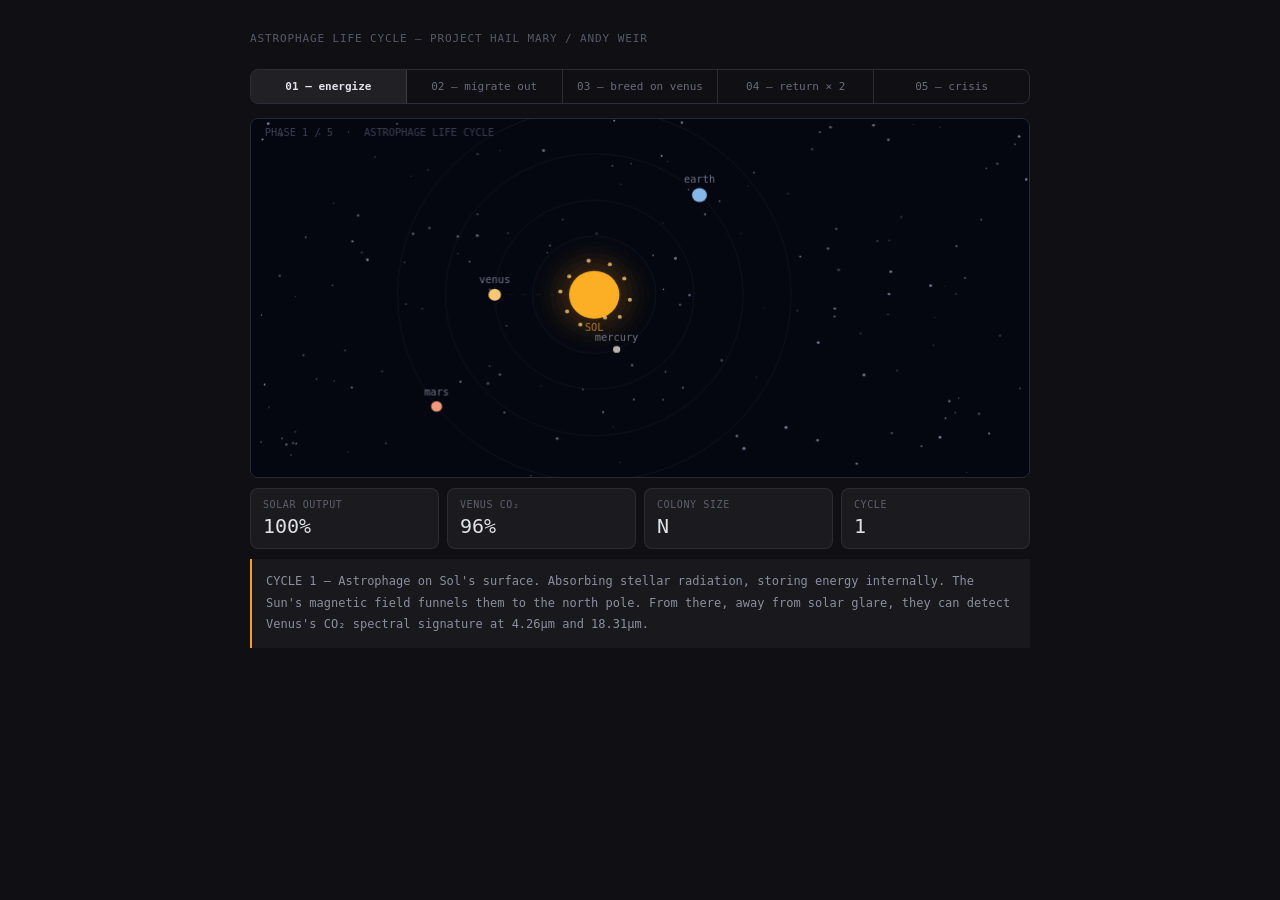
<file: 02_Asphorage.html>
<!DOCTYPE html>
<html lang="en">
<head>
<meta charset="UTF-8">
<meta name="viewport" content="width=device-width, initial-scale=1.0">
<title>Astrophage Life Cycle — Project Hail Mary</title>
<link rel="stylesheet" href="asphorage.css">
</head>
<body class="page-03">
<div class="container">
  <h1>ASTROPHAGE LIFE CYCLE — PROJECT HAIL MARY / ANDY WEIR</h1>

  <div class="phase-bar">
    <button class="pb active" data-p="0">01 — energize</button>
    <button class="pb" data-p="1">02 — migrate out</button>
    <button class="pb" data-p="2">03 — breed on venus</button>
    <button class="pb" data-p="3">04 — return × 2</button>
    <button class="pb" data-p="4">05 — crisis</button>
  </div>

  <canvas id="sc"></canvas>

  <div class="stats">
    <div class="stat-card"><div class="stat-label">SOLAR OUTPUT</div><div class="stat-val" id="st-sol">100%</div></div>
    <div class="stat-card"><div class="stat-label">VENUS CO₂</div><div class="stat-val" id="st-co2">96%</div></div>
    <div class="stat-card"><div class="stat-label">COLONY SIZE</div><div class="stat-val" id="st-col">N</div></div>
    <div class="stat-card"><div class="stat-label">CYCLE</div><div class="stat-val" id="st-cyc">1</div></div>
  </div>

  <div class="log" id="pdesc"></div>
</div>

<script>
const cv = document.getElementById('sc');
const g = cv.getContext('2d');
let phase=0, tick=0, parts=[], cycle=1;

const SX=300, SY=162;
const sr=s=>{const v=Math.sin(s*127.1+311.7)*43758.5453;return v-Math.floor(v);};
const STARS=Array.from({length:150},(_,i)=>({x:sr(i)*680,y:sr(i+50)*330,r:.5+sr(i+100)*.9,a:.18+sr(i+200)*.45}));
const lerp=(a,b,t)=>a+(b-a)*Math.max(0,Math.min(1,t));

const PL=[
  {id:'mercury',or:54,an:1.2,  r:3.2,col:'#B4B2A9',lbl:'mercury'},
  {id:'venus',  or:87,an:Math.PI,r:5.5,col:'#FAC775',lbl:'venus'},
  {id:'earth',  or:130,an:-.785,r:6.5,col:'#85B7EB',lbl:'earth'},
  {id:'mars',   or:172,an:2.5,  r:4.8,col:'#F0997B',lbl:'mars'}
];

const VP={x:SX+Math.cos(Math.PI)*87, y:SY};

const PDATA=[
  {sol:100,co2:96,  cyc:1,
   desc:'CYCLE 1 — Astrophage on Sol\'s surface. Absorbing stellar radiation, storing energy internally. The Sun\'s magnetic field funnels them to the north pole. From there, away from solar glare, they can detect Venus\'s CO₂ spectral signature at 4.26μm and 18.31μm.'},
  {sol:100,co2:96,  cyc:1,
   desc:'MIGRATION OUT — Full energy stored. Colony departs Sol along the Petrova line at 0.92c — 92% the speed of light. Destination: Venus upper atmosphere, 50km altitude. Venus has 90 atmospheres of near-pure CO₂. That\'s the signal they\'re following.'},
  {sol:100,co2:74,  cyc:1,
   desc:'BREEDING ON VENUS — Astrophage collect CO₂ to synthesize proteins and DNA. Energy from the Sun powers the reaction. Colony undergoes mitosis — each cell divides into two. Venus CO₂ depleting. Population doubled. Both parent and child are now ready to return.'},
  {sol:97, co2:74,  cyc:2,
   desc:'RETURN × 2 — Parent AND child return to Sol along the Petrova line. Two cells where one left. Each cycle the colony doubles. Back on Sol\'s surface: energize again. The cycle begins anew. This is the Petrova line — bidirectional traffic, always getting busier.'},
  {sol:79, co2:8,   cyc:14,
   desc:'CRISIS — Fourteen cycles in. Colony is 2¹⁴ × the original size. Solar output -21%. Venus CO₂ nearly depleted. The colony will need to find a new CO₂ source — or migrate to another star. This is why every star in the neighborhood is dimming. Not just Sol.'}
];

function initParts(){
  parts=[];
  const count = Math.min(6+cycle*4, 80);

  if(phase===0){
    for(let i=0;i<count;i++)
      parts.push({t:'sun', ang:(i/count)*Math.PI*2, r:22+sr(i)*10, spd:.008+sr(i)*.005, col:'#FAC775'});
  } else if(phase===1){
    for(let i=0;i<Math.min(count,70);i++)
      parts.push({t:'out', pr:(i/count), sp:.005+sr(i)*.003, off:(sr(i)*2-1)*11, col:'#FAC775'});
  } else if(phase===2){
    for(let i=0;i<count;i++){
      const stage=i%3;
      parts.push({t:'venus', ang:(i/count)*Math.PI*2+sr(i), r:6+sr(i)*9, spd:.012+sr(i)*.008,
                  col: stage===0?'#FAC775':'#EF9F27', splitting: sr(i)<0.3});
    }
  } else if(phase===3){
    const total=Math.min(count*2,90);
    for(let i=0;i<total;i++)
      parts.push({t:'back', pr:sr(i)*.9, sp:.004+sr(i)*.003, off:(sr(i)*2-1)*13,
                  col: i<total/2?'#FAC775':'#EF9F27'});
  } else if(phase===4){
    for(let i=0;i<90;i++)
      parts.push({t:'sun', ang:(i/90)*Math.PI*2, r:22+sr(i)*11, spd:.009+sr(i)*.006,
                  col: i%3===0?'#D85A30':'#EF9F27'});
    for(let i=0;i<30;i++)
      parts.push({t:'out', pr:sr(i)*.8, sp:.006+sr(i)*.004, off:(sr(i)*2-1)*10, col:'#E24B4A'});
  }
}

function getInf(){
  if(phase<3) return 0.02;
  if(phase===3) return 0.15+Math.sin(tick*.02)*.04;
  return 0.82+Math.sin(tick*.015)*.04;
}

function drawPetrovaLine(){
  const alpha = phase===1||phase===3||phase===4 ? 0.22 : 0.08;
  g.beginPath(); g.moveTo(VP.x,VP.y); g.lineTo(SX,SY);
  g.strokeStyle=`rgba(250,199,117,${alpha})`; g.lineWidth=phase===1||phase===3?1.5:0.8;
  g.setLineDash([4,8]); g.stroke(); g.setLineDash([]);
  if(phase===1||phase===3||phase===4){
    g.font='8px monospace'; g.fillStyle='rgba(250,199,117,0.5)';
    g.textAlign='center';
    const mx=(SX+VP.x)/2, my=(SY+VP.y)/2-10;
    g.fillText('petrova line — 0.92c',mx,my);
  }
}

function draw(){
  const dpr=devicePixelRatio||1;
  const W=cv.width,H=cv.height;
  const cw=W/dpr,ch=H/dpr;
  g.save();
  g.scale(dpr*(cw/680),dpr*(ch/330));

  g.fillStyle='#040710'; g.fillRect(0,0,680,330);

  STARS.forEach(s=>{
    g.beginPath(); g.arc(s.x,s.y,s.r,0,Math.PI*2);
    g.fillStyle=`rgba(200,205,235,${s.a})`; g.fill();
  });

  const inf=getInf();

  for(let gr=54;gr>23;gr-=5){
    g.beginPath(); g.arc(SX,SY,gr,0,Math.PI*2);
    g.fillStyle=`rgba(255,148,28,${.055*(1-inf*.68)*(1-(gr-23)/33)})`; g.fill();
  }

  PL.forEach(p=>{
    g.beginPath(); g.arc(SX,SY,p.or,0,Math.PI*2);
    g.strokeStyle='rgba(155,160,200,.12)'; g.lineWidth=.6; g.stroke();
  });

  drawPetrovaLine();

  const rc=Math.floor(lerp(255,125,inf));
  const gc=Math.floor(lerp(178,60,inf));
  const bc=Math.floor(lerp(38,15,inf));
  g.beginPath(); g.arc(SX,SY,22,0,Math.PI*2);
  g.fillStyle=`rgb(${rc},${gc},${bc})`; g.fill();

  if(inf>0.1){
    for(let i=0;i<14;i++){
      const al=Math.min(1,(inf-.1)*2.5);
      const sa=(i/14)*Math.PI*2+tick*.003;
      const fr=5+sr(i)*12, sz=1.5+sr(i+50)*2;
      const fx=SX+Math.cos(sa)*Math.min(fr,16)*.56;
      const fy=SY+Math.sin(sa)*Math.min(fr,16)*.56;
      g.beginPath(); g.arc(fx,fy,sz*al,0,Math.PI*2);
      g.fillStyle=`rgba(45,15,0,${.9*al})`; g.fill();
    }
  }

  g.font='9px monospace'; g.textAlign='center';
  g.fillStyle='rgba(255,175,55,.65)'; g.fillText('SOL',SX,SY+33);

  PL.forEach(p=>{
    const px=SX+Math.cos(p.an)*p.or;
    const py=SY+Math.sin(p.an)*p.or;
    const hiV=p.id==='venus';
    if(hiV&&phase>=2&&phase<=3){
      g.beginPath(); g.arc(px,py,p.r+7,0,Math.PI*2);
      g.strokeStyle='rgba(250,199,117,0.5)'; g.lineWidth=1.2; g.stroke();
    }
    g.beginPath(); g.arc(px,py,p.r,0,Math.PI*2);
    g.fillStyle=p.col; g.fill();
    g.font='9px monospace'; g.fillStyle='rgba(185,190,215,.6)'; g.textAlign='center';
    g.fillText(p.lbl,px,py-p.r-5);
  });

  parts.forEach(p=>{
    if(p.t==='sun'){
      p.ang+=p.spd;
      g.beginPath(); g.arc(SX+Math.cos(p.ang)*p.r,SY+Math.sin(p.ang)*p.r,1.8,0,Math.PI*2);
      g.fillStyle=p.col+'cc'; g.fill();

    } else if(p.t==='out'){
      p.pr=(p.pr+p.sp)%1;
      const dx=VP.x-SX, dy=VP.y-SY, len=Math.sqrt(dx*dx+dy*dy);
      const nx=-dy/len, ny=dx/len;
      const px=lerp(SX,VP.x,p.pr)+nx*p.off*Math.sin(p.pr*Math.PI);
      const py=lerp(SY,VP.y,p.pr)+ny*p.off*Math.sin(p.pr*Math.PI);
      const sz=1.5+p.pr*.5;
      g.beginPath(); g.arc(px,py,sz,0,Math.PI*2);
      g.fillStyle=`rgba(250,199,117,${.35+p.pr*.55})`; g.fill();

    } else if(p.t==='venus'){
      p.ang+=p.spd;
      const px=VP.x+Math.cos(p.ang)*p.r;
      const py=VP.y+Math.sin(p.ang)*p.r;
      g.beginPath(); g.arc(px,py,1.8,0,Math.PI*2);
      g.fillStyle=p.col+'cc'; g.fill();
      if(p.splitting&&tick%60<10){
        g.beginPath(); g.arc(px+3,py,1.3,0,Math.PI*2);
        g.fillStyle='rgba(239,159,39,0.6)'; g.fill();
      }

    } else if(p.t==='back'){
      p.pr=(p.pr+p.sp)%1;
      const dx=SX-VP.x, dy=SY-VP.y, len=Math.sqrt(dx*dx+dy*dy);
      const nx=-dy/len, ny=dx/len;
      const px=lerp(VP.x,SX,p.pr)+nx*p.off*Math.sin(p.pr*Math.PI);
      const py=lerp(VP.y,SY,p.pr)+ny*p.off*Math.sin(p.pr*Math.PI);
      g.beginPath(); g.arc(px,py,1.8,0,Math.PI*2);
      g.fillStyle=`${p.col}${Math.floor((.3+p.pr*.65)*255).toString(16).padStart(2,'0')}`; g.fill();
    }
  });

  g.font='500 9px monospace'; g.fillStyle='rgba(155,158,188,.38)';
  g.textAlign='left'; g.fillText(`PHASE ${phase+1} / 5  ·  ASTROPHAGE LIFE CYCLE`,12,16);
  g.restore();
}

function updateStats(){
  const d=PDATA[phase];
  const sol=document.getElementById('st-sol');
  sol.textContent=d.sol+'%';
  sol.style.color=d.sol<85?'#E24B4A':d.sol<99?'#EF9F27':'';
  document.getElementById('st-co2').textContent=d.co2+'%';
  const colSizes=['N','N','2N','2N → 4N','2¹⁴N'];
  document.getElementById('st-col').textContent=colSizes[phase];
  document.getElementById('st-cyc').textContent=d.cyc;
  document.getElementById('pdesc').textContent=d.desc;
}

function setPhase(p){
  phase=p; tick=0;
  cycle=p===4?14:p>=3?2:1;
  document.querySelectorAll('.pb').forEach(b=>b.classList.toggle('active',+b.dataset.p===p));
  initParts(); updateStats();
}

function loop(){ tick++; draw(); requestAnimationFrame(loop); }

function resize(){
  const dpr=devicePixelRatio||1, rect=cv.getBoundingClientRect();
  cv.width=rect.width*dpr; cv.height=rect.height*dpr;
}

document.querySelectorAll('.pb').forEach(b=>b.addEventListener('click',()=>setPhase(+b.dataset.p)));
window.addEventListener('resize',resize);
setTimeout(()=>{ resize(); setPhase(0); loop(); },80);
</script>
</body>
</html>
</file>
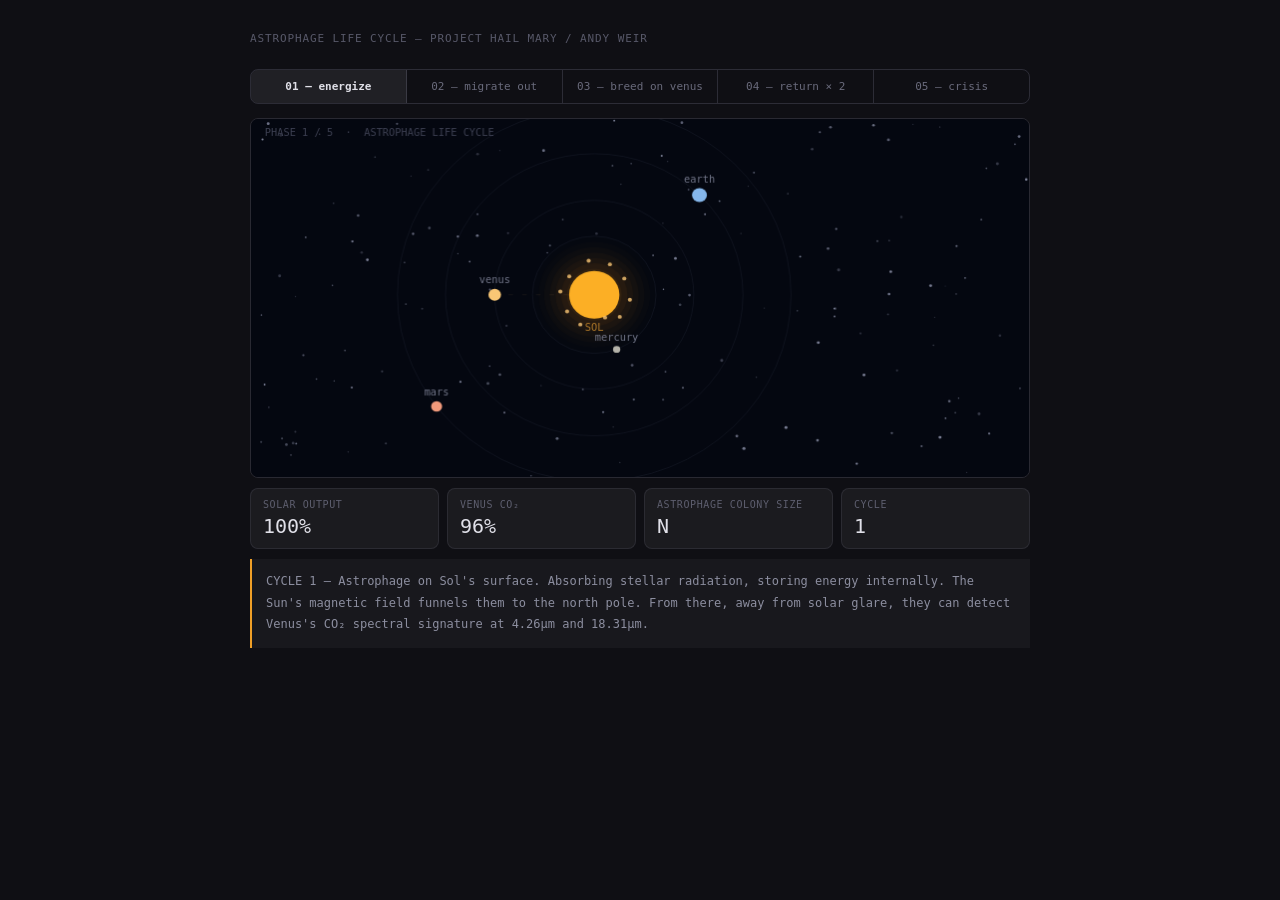
<file: 02_Astrophage.html>
<!DOCTYPE html>
<html lang="en">
<head>
<meta charset="UTF-8">
<meta name="viewport" content="width=device-width, initial-scale=1.0">
<title>Astrophage Life Cycle — Project Hail Mary</title>
<link rel="stylesheet" href="astrophage.css">
</head>
<body class="page-03">
<div class="container">
  <h1>ASTROPHAGE LIFE CYCLE — PROJECT HAIL MARY / ANDY WEIR</h1>

  <div class="phase-bar">
    <button class="pb active" data-p="0">01 — energize</button>
    <button class="pb" data-p="1">02 — migrate out</button>
    <button class="pb" data-p="2">03 — breed on venus</button>
    <button class="pb" data-p="3">04 — return × 2</button>
    <button class="pb" data-p="4">05 — crisis</button>
  </div>

  <canvas id="sc"></canvas>

  <div class="stats">
    <div class="stat-card"><div class="stat-label">SOLAR OUTPUT</div><div class="stat-val" id="st-sol">100%</div></div>
    <div class="stat-card"><div class="stat-label">VENUS CO₂</div><div class="stat-val" id="st-co2">96%</div></div>
    <div class="stat-card"><div class="stat-label">ASTROPHAGE COLONY SIZE</div><div class="stat-val" id="st-col">N</div></div>
    <div class="stat-card"><div class="stat-label">CYCLE</div><div class="stat-val" id="st-cyc">1</div></div>
  </div>

  <div class="log" id="pdesc"></div>
</div>

<script>
const cv = document.getElementById('sc');
const g = cv.getContext('2d');
let phase=0, tick=0, parts=[], cycle=1;

const SX=300, SY=162;
const sr=s=>{const v=Math.sin(s*127.1+311.7)*43758.5453;return v-Math.floor(v);};
const STARS=Array.from({length:150},(_,i)=>({x:sr(i)*680,y:sr(i+50)*330,r:.5+sr(i+100)*.9,a:.18+sr(i+200)*.45}));
const lerp=(a,b,t)=>a+(b-a)*Math.max(0,Math.min(1,t));

const PL=[
  {id:'mercury',or:54,an:1.2,  r:3.2,col:'#B4B2A9',lbl:'mercury'},
  {id:'venus',  or:87,an:Math.PI,r:5.5,col:'#FAC775',lbl:'venus'},
  {id:'earth',  or:130,an:-.785,r:6.5,col:'#85B7EB',lbl:'earth'},
  {id:'mars',   or:172,an:2.5,  r:4.8,col:'#F0997B',lbl:'mars'}
];

const VP={x:SX+Math.cos(Math.PI)*87, y:SY};

const PDATA=[
  {sol:100,co2:96,  cyc:1,
   desc:'CYCLE 1 — Astrophage on Sol\'s surface. Absorbing stellar radiation, storing energy internally. The Sun\'s magnetic field funnels them to the north pole. From there, away from solar glare, they can detect Venus\'s CO₂ spectral signature at 4.26μm and 18.31μm.'},
  {sol:100,co2:96,  cyc:1,
   desc:'MIGRATION OUT — Full energy stored. Colony departs Sol along the Petrova line at 0.92c — 92% the speed of light. Destination: Venus upper atmosphere, 50km altitude. Venus has 90 atmospheres of near-pure CO₂. That\'s the signal they\'re following.'},
  {sol:100,co2:74,  cyc:1,
   desc:'BREEDING ON VENUS — Astrophage collect CO₂ to synthesize proteins and DNA. Energy from the Sun powers the reaction. Colony undergoes mitosis — each cell divides into two. Venus CO₂ depleting. Population doubled. Both parent and child are now ready to return.'},
  {sol:97, co2:74,  cyc:2,
   desc:'RETURN × 2 — Parent AND child return to Sol along the Petrova line. Two cells where one left. Each cycle the colony doubles. Back on Sol\'s surface: energize again. The cycle begins anew. This is the Petrova line — bidirectional traffic, always getting busier.'},
  {sol:79, co2:8,   cyc:14,
   desc:'CRISIS — Fourteen cycles in. Colony is 2¹⁴ × the original size. Solar output -21%. Venus CO₂ nearly depleted. The colony will need to find a new CO₂ source — or migrate to another star. This is why every star in the neighborhood is dimming. Not just Sol.'}
];

function initParts(){
  parts=[];
  const count = Math.min(6+cycle*4, 80);

  if(phase===0){
    for(let i=0;i<count;i++)
      parts.push({t:'sun', ang:(i/count)*Math.PI*2, r:22+sr(i)*10, spd:.008+sr(i)*.005, col:'#FAC775'});
  } else if(phase===1){
    for(let i=0;i<Math.min(count,70);i++)
      parts.push({t:'out', pr:(i/count), sp:.005+sr(i)*.003, off:(sr(i)*2-1)*11, col:'#FAC775'});
  } else if(phase===2){
    for(let i=0;i<count;i++){
      const stage=i%3;
      parts.push({t:'venus', ang:(i/count)*Math.PI*2+sr(i), r:6+sr(i)*9, spd:.012+sr(i)*.008,
                  col: stage===0?'#FAC775':'#EF9F27', splitting: sr(i)<0.3});
    }
  } else if(phase===3){
    const total=Math.min(count*2,90);
    for(let i=0;i<total;i++)
      parts.push({t:'back', pr:sr(i)*.9, sp:.004+sr(i)*.003, off:(sr(i)*2-1)*13,
                  col: i<total/2?'#FAC775':'#EF9F27'});
  } else if(phase===4){
    for(let i=0;i<90;i++)
      parts.push({t:'sun', ang:(i/90)*Math.PI*2, r:22+sr(i)*11, spd:.009+sr(i)*.006,
                  col: i%3===0?'#D85A30':'#EF9F27'});
    for(let i=0;i<30;i++)
      parts.push({t:'out', pr:sr(i)*.8, sp:.006+sr(i)*.004, off:(sr(i)*2-1)*10, col:'#E24B4A'});
  }
}

function getInf(){
  if(phase<3) return 0.02;
  if(phase===3) return 0.15+Math.sin(tick*.02)*.04;
  return 0.82+Math.sin(tick*.015)*.04;
}

function drawPetrovaLine(){
  const alpha = phase===1||phase===3||phase===4 ? 0.22 : 0.08;
  g.beginPath(); g.moveTo(VP.x,VP.y); g.lineTo(SX,SY);
  g.strokeStyle=`rgba(250,199,117,${alpha})`; g.lineWidth=phase===1||phase===3?1.5:0.8;
  g.setLineDash([4,8]); g.stroke(); g.setLineDash([]);
  if(phase===1||phase===3||phase===4){
    g.font='8px monospace'; g.fillStyle='rgba(250,199,117,0.5)';
    g.textAlign='center';
    const mx=(SX+VP.x)/2, my=(SY+VP.y)/2-10;
    g.fillText('petrova line — 0.92c',mx,my);
  }
}

function draw(){
  const dpr=devicePixelRatio||1;
  const W=cv.width,H=cv.height;
  const cw=W/dpr,ch=H/dpr;
  g.save();
  g.scale(dpr*(cw/680),dpr*(ch/330));

  g.fillStyle='#040710'; g.fillRect(0,0,680,330);

  STARS.forEach(s=>{
    g.beginPath(); g.arc(s.x,s.y,s.r,0,Math.PI*2);
    g.fillStyle=`rgba(200,205,235,${s.a})`; g.fill();
  });

  const inf=getInf();

  for(let gr=54;gr>23;gr-=5){
    g.beginPath(); g.arc(SX,SY,gr,0,Math.PI*2);
    g.fillStyle=`rgba(255,148,28,${.055*(1-inf*.68)*(1-(gr-23)/33)})`; g.fill();
  }

  PL.forEach(p=>{
    g.beginPath(); g.arc(SX,SY,p.or,0,Math.PI*2);
    g.strokeStyle='rgba(155,160,200,.12)'; g.lineWidth=.6; g.stroke();
  });

  drawPetrovaLine();

  const rc=Math.floor(lerp(255,125,inf));
  const gc=Math.floor(lerp(178,60,inf));
  const bc=Math.floor(lerp(38,15,inf));
  g.beginPath(); g.arc(SX,SY,22,0,Math.PI*2);
  g.fillStyle=`rgb(${rc},${gc},${bc})`; g.fill();

  if(inf>0.1){
    for(let i=0;i<14;i++){
      const al=Math.min(1,(inf-.1)*2.5);
      const sa=(i/14)*Math.PI*2+tick*.003;
      const fr=5+sr(i)*12, sz=1.5+sr(i+50)*2;
      const fx=SX+Math.cos(sa)*Math.min(fr,16)*.56;
      const fy=SY+Math.sin(sa)*Math.min(fr,16)*.56;
      g.beginPath(); g.arc(fx,fy,sz*al,0,Math.PI*2);
      g.fillStyle=`rgba(45,15,0,${.9*al})`; g.fill();
    }
  }

  g.font='9px monospace'; g.textAlign='center';
  g.fillStyle='rgba(255,175,55,.65)'; g.fillText('SOL',SX,SY+33);

  PL.forEach(p=>{
    const px=SX+Math.cos(p.an)*p.or;
    const py=SY+Math.sin(p.an)*p.or;
    const hiV=p.id==='venus';
    if(hiV&&phase>=2&&phase<=3){
      g.beginPath(); g.arc(px,py,p.r+7,0,Math.PI*2);
      g.strokeStyle='rgba(250,199,117,0.5)'; g.lineWidth=1.2; g.stroke();
    }
    g.beginPath(); g.arc(px,py,p.r,0,Math.PI*2);
    g.fillStyle=p.col; g.fill();
    g.font='9px monospace'; g.fillStyle='rgba(185,190,215,.6)'; g.textAlign='center';
    g.fillText(p.lbl,px,py-p.r-5);
  });

  parts.forEach(p=>{
    if(p.t==='sun'){
      p.ang+=p.spd;
      g.beginPath(); g.arc(SX+Math.cos(p.ang)*p.r,SY+Math.sin(p.ang)*p.r,1.8,0,Math.PI*2);
      g.fillStyle=p.col+'cc'; g.fill();

    } else if(p.t==='out'){
      p.pr=(p.pr+p.sp)%1;
      const dx=VP.x-SX, dy=VP.y-SY, len=Math.sqrt(dx*dx+dy*dy);
      const nx=-dy/len, ny=dx/len;
      const px=lerp(SX,VP.x,p.pr)+nx*p.off*Math.sin(p.pr*Math.PI);
      const py=lerp(SY,VP.y,p.pr)+ny*p.off*Math.sin(p.pr*Math.PI);
      const sz=1.5+p.pr*.5;
      g.beginPath(); g.arc(px,py,sz,0,Math.PI*2);
      g.fillStyle=`rgba(250,199,117,${.35+p.pr*.55})`; g.fill();

    } else if(p.t==='venus'){
      p.ang+=p.spd;
      const px=VP.x+Math.cos(p.ang)*p.r;
      const py=VP.y+Math.sin(p.ang)*p.r;
      g.beginPath(); g.arc(px,py,1.8,0,Math.PI*2);
      g.fillStyle=p.col+'cc'; g.fill();
      if(p.splitting&&tick%60<10){
        g.beginPath(); g.arc(px+3,py,1.3,0,Math.PI*2);
        g.fillStyle='rgba(239,159,39,0.6)'; g.fill();
      }

    } else if(p.t==='back'){
      p.pr=(p.pr+p.sp)%1;
      const dx=SX-VP.x, dy=SY-VP.y, len=Math.sqrt(dx*dx+dy*dy);
      const nx=-dy/len, ny=dx/len;
      const px=lerp(VP.x,SX,p.pr)+nx*p.off*Math.sin(p.pr*Math.PI);
      const py=lerp(VP.y,SY,p.pr)+ny*p.off*Math.sin(p.pr*Math.PI);
      g.beginPath(); g.arc(px,py,1.8,0,Math.PI*2);
      g.fillStyle=`${p.col}${Math.floor((.3+p.pr*.65)*255).toString(16).padStart(2,'0')}`; g.fill();
    }
  });

  g.font='500 9px monospace'; g.fillStyle='rgba(155,158,188,.38)';
  g.textAlign='left'; g.fillText(`PHASE ${phase+1} / 5  ·  ASTROPHAGE LIFE CYCLE`,12,16);
  g.restore();
}

function updateStats(){
  const d=PDATA[phase];
  const sol=document.getElementById('st-sol');
  sol.textContent=d.sol+'%';
  sol.style.color=d.sol<85?'#E24B4A':d.sol<99?'#EF9F27':'';
  document.getElementById('st-co2').textContent=d.co2+'%';
  const colSizes=['N','N','2N','2N → 4N','2¹⁴N'];
  document.getElementById('st-col').textContent=colSizes[phase];
  document.getElementById('st-cyc').textContent=d.cyc;
  document.getElementById('pdesc').textContent=d.desc;
}

function setPhase(p){
  phase=p; tick=0;
  cycle=p===4?14:p>=3?2:1;
  document.querySelectorAll('.pb').forEach(b=>b.classList.toggle('active',+b.dataset.p===p));
  initParts(); updateStats();
}

function loop(){ tick++; draw(); requestAnimationFrame(loop); }

function resize(){
  const dpr=devicePixelRatio||1, rect=cv.getBoundingClientRect();
  cv.width=rect.width*dpr; cv.height=rect.height*dpr;
}

document.querySelectorAll('.pb').forEach(b=>b.addEventListener('click',()=>setPhase(+b.dataset.p)));
window.addEventListener('resize',resize);
setTimeout(()=>{ resize(); setPhase(0); loop(); },80);
if (window.self !== window.top) {
  let ap = 0;
  setInterval(() => { ap = (ap + 1) % 5; setPhase(ap); }, 2500);
}
</script>
</body>
</html>
</file>
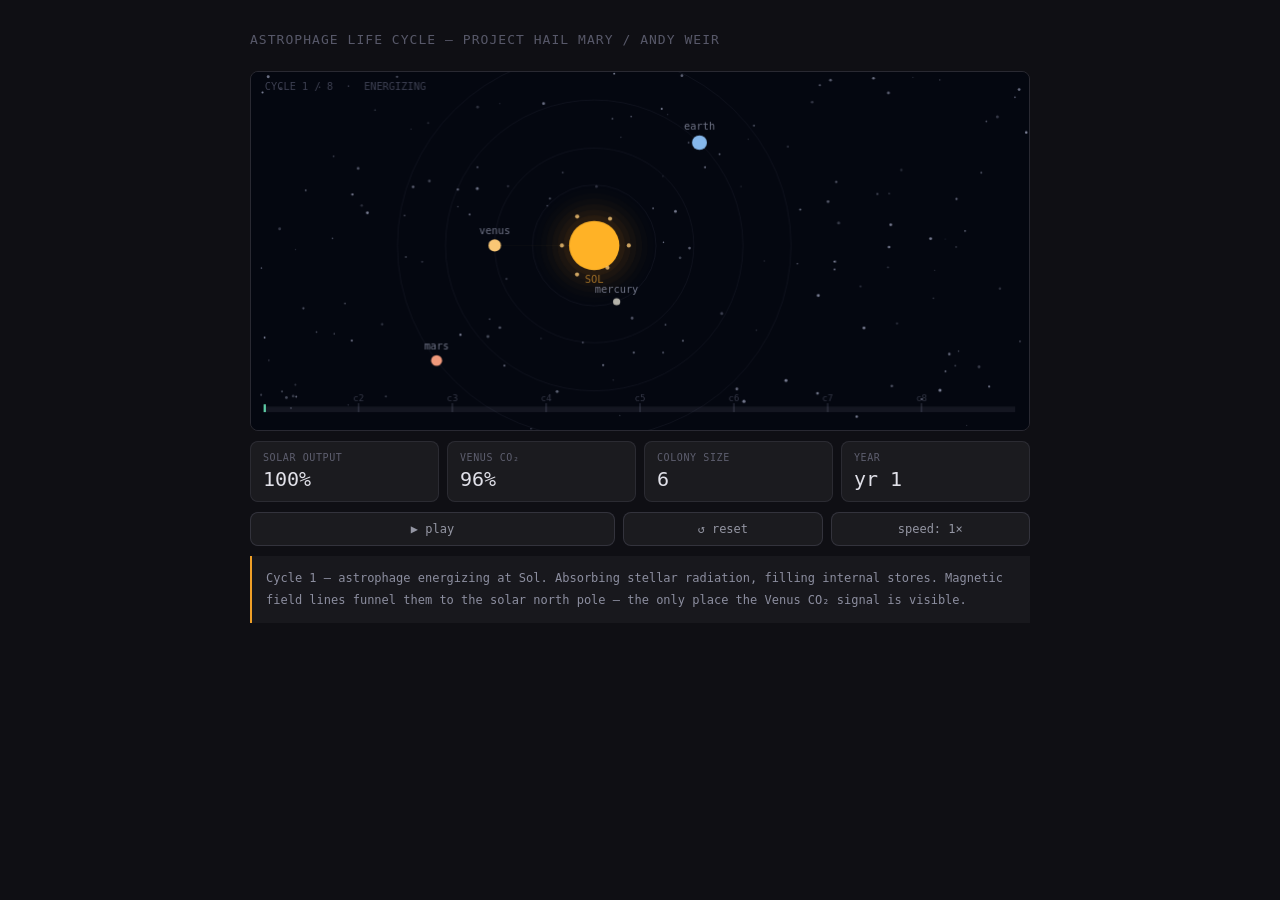
<file: 03_Asphorage.html>
<!DOCTYPE html>
<html lang="en">
<head>
<meta charset="UTF-8">
<meta name="viewport" content="width=device-width, initial-scale=1.0">
<title>Astrophage Life Cycle — Project Hail Mary</title>
<link rel="stylesheet" href="asphorage.css">
</head>
<body class="page-02">
<div class="container">
  <h1>ASTROPHAGE LIFE CYCLE — PROJECT HAIL MARY / ANDY WEIR</h1>

  <canvas id="sc"></canvas>

  <div class="stats">
    <div class="stat-card"><div class="stat-label">SOLAR OUTPUT</div><div class="stat-val" id="st-sol">100%</div></div>
    <div class="stat-card"><div class="stat-label">VENUS CO₂</div><div class="stat-val" id="st-co2">96%</div></div>
    <div class="stat-card"><div class="stat-label">COLONY SIZE</div><div class="stat-val" id="st-col">6</div></div>
    <div class="stat-card"><div class="stat-label">YEAR</div><div class="stat-val" id="st-yr">yr 1</div></div>
  </div>

  <div class="controls">
    <button class="btn btn-play"  id="btn-pp">▶ play</button>
    <button class="btn btn-reset" id="btn-reset">↺ reset</button>
    <button class="btn btn-speed" id="btn-spd">speed: 1×</button>
  </div>

  <div class="log" id="pdesc"></div>
</div>

<script>
const cv=document.getElementById('sc');
const g=cv.getContext('2d');
const VW=680,VH=320;
const SX=300,SY=155;
const VX=213,VY=SY; // Venus pure-left: angle=π, orbit=87px

const SD=[65,80,65,80]; // stage durations: energize,outbound,breed,inbound
const MC=8; // max cycles
const TC=290; // ticks per cycle (sum of SD)
const TT=TC*MC; // 2320 total ticks

let gt=0,spd=1,running=false;

const sr=s=>{const v=Math.sin(s*127.1+311.7)*43758.5453;return v-Math.floor(v);};
const lp=(a,b,t)=>a+(b-a)*Math.max(0,Math.min(1,t));
const cl=(v,lo,hi)=>Math.max(lo,Math.min(hi,v));
const visN=ci=>Math.min(70,6*Math.pow(2,ci));
const realN=ci=>6*Math.pow(2,ci);

const STARS=Array.from({length:150},(_,i)=>({x:sr(i)*VW,y:sr(i+50)*VH,r:.5+sr(i+100)*.9,a:.18+sr(i+200)*.45}));
const ISPOT=Array.from({length:16},(_,i)=>({a0:(i/16)*Math.PI*2+.4,fr:4+sr(i)*12,sz:1.3+sr(i+50)*2.2,sp:.002+sr(i+80)*.004}));

function state(){
  const done=gt>=TT;
  const t=Math.min(gt,TT-1);
  const ci=Math.floor(t/TC);
  let st=t%TC,si=0;
  for(let s=0;s<4;s++){if(st<SD[s]){si=s;break;}st-=SD[s];}
  return{ci,si,sp:st/SD[si],done};
}

// ── DRAW BG ───────────────────────────────────────────────────────────────────
function dBg(){
  g.fillStyle='#040710';g.fillRect(0,0,VW,VH);
  STARS.forEach(s=>{g.beginPath();g.arc(s.x,s.y,s.r,0,Math.PI*2);g.fillStyle=`rgba(200,205,235,${s.a})`;g.fill();});
}

// ── DRAW SUN ──────────────────────────────────────────────────────────────────
function dSun({ci,si,sp}){
  const inf=cl((ci*2.8+(si>=2?sp*.9:0))/22,0,1);
  for(let gr=52;gr>22;gr-=5){
    g.beginPath();g.arc(SX,SY,gr,0,Math.PI*2);
    g.fillStyle=`rgba(255,148,28,${.054*(1-inf*.65)*(1-(gr-22)/32)})`;g.fill();
  }
  const rc=Math.floor(lp(255,112,inf)),gc=Math.floor(lp(178,52,inf)),bc=Math.floor(lp(38,12,inf));
  g.beginPath();g.arc(SX,SY,22,0,Math.PI*2);g.fillStyle=`rgb(${rc},${gc},${bc})`;g.fill();
  if(inf>.04) ISPOT.forEach((ip,i)=>{
    const al=cl((inf-i*.055)*4,0,1);if(!al)return;
    const sa=ip.a0+gt*ip.sp;
    const fx=SX+Math.cos(sa)*Math.min(ip.fr,16)*.56;
    const fy=SY+Math.sin(sa)*Math.min(ip.fr,16)*.56;
    g.beginPath();g.arc(fx,fy,ip.sz*al,0,Math.PI*2);g.fillStyle=`rgba(45,15,0,${.9*al})`;g.fill();
  });
  g.font='9px monospace';g.textAlign='center';g.fillStyle='rgba(255,175,55,.6)';g.fillText('SOL',SX,SY+33);
}

// ── DRAW PLANETS ──────────────────────────────────────────────────────────────
function dPlanets({si,sp}){
  [54,87,130,172].forEach(r=>{
    g.beginPath();g.arc(SX,SY,r,0,Math.PI*2);g.strokeStyle='rgba(155,160,200,.11)';g.lineWidth=.6;g.stroke();
  });
  // Venus glow during breed
  if(si===2){
    const pu=Math.sin(gt*.15)*.5+.5;
    g.beginPath();g.arc(VX,VY,14+pu*5,0,Math.PI*2);
    g.strokeStyle=`rgba(250,199,117,${.1+pu*.1})`;g.lineWidth=1.5;g.stroke();
    // mitosis flash + ×2 label
    if(sp>.47&&sp<.59){
      const fi=1-Math.abs(sp-.53)/.06;
      g.beginPath();g.arc(VX,VY,20+fi*8,0,Math.PI*2);
      g.strokeStyle=`rgba(255,235,140,${fi*.65})`;g.lineWidth=2.5;g.stroke();
      g.font=`500 ${Math.floor(10+fi*5)}px monospace`;
      g.fillStyle=`rgba(255,225,100,${fi*.9})`;g.textAlign='center';
      g.fillText('× 2',VX,VY-24);
    }
  }
  const PL=[[54,1.2,3.2,'#B4B2A9','mercury'],[87,Math.PI,5.5,'#FAC775','venus'],[130,-.785,6.5,'#85B7EB','earth'],[172,2.5,4.8,'#F0997B','mars']];
  PL.forEach(([or,an,r,col,lb])=>{
    const px=SX+Math.cos(an)*or,py=SY+Math.sin(an)*or;
    g.beginPath();g.arc(px,py,r,0,Math.PI*2);g.fillStyle=col;g.fill();
    g.font='9px monospace';g.fillStyle='rgba(185,190,215,.6)';g.textAlign='center';
    g.fillText(lb,px,py-r-5);
  });
}

// ── DRAW PETROVA LINE ─────────────────────────────────────────────────────────
function dPetrova({ci,si}){
  // Line gets thicker + brighter each cycle
  const thick=.5+ci*.6;
  const ba=cl(.05+ci*.023,0,.42);
  const isAct=si===1||si===3;
  // Base line (always present, grows with each cycle)
  g.beginPath();g.moveTo(VX,VY);g.lineTo(SX,SY);
  g.strokeStyle=`rgba(250,199,117,${ba})`;g.lineWidth=thick;g.stroke();
  // Animated traffic during migration
  if(isAct){
    const aa=cl(.18+ci*.03,0,.58);
    g.strokeStyle=`rgba(250,199,117,${aa})`;
    g.lineWidth=thick+2;
    g.setLineDash([5,9]);
    // outbound: dashes flow Sun→Venus (positive dashOffset moves dash start toward Venus)
    // inbound:  dashes flow Venus→Sun
    g.lineDashOffset=si===1?(gt*.55%14):-(gt*.55%14);
    g.stroke();g.setLineDash([]);g.lineDashOffset=0;
    g.font='8px monospace';g.fillStyle=`rgba(250,199,117,${aa})`;g.textAlign='center';
    g.fillText('petrova line  0.92c',(SX+VX)/2,(SY+VY)/2-11);
  }
}

// ── DRAW PARTICLES ────────────────────────────────────────────────────────────
function dParts({ci,si,sp}){
  const n=visN(ci);
  const A='rgba(250,200,118,', B='rgba(239,159,39,';

  // Energize: orbit sun
  if(si===0){
    for(let i=0;i<n;i++){
      const a=(i/n)*Math.PI*2+gt*(.008+sr(i)*.005);
      const r=22+sr(i)*10;
      g.beginPath();g.arc(SX+Math.cos(a)*r,SY+Math.sin(a)*r,1.8,0,Math.PI*2);
      g.fillStyle=A+'.8)';g.fill();
    }
  }

  // Outbound: Sun → Venus (horizontal path, spread vertically)
  else if(si===1){
    for(let i=0;i<n;i++){
      const dep=sr(i)*.38, off=(sr(i+100)*2-1)*12;
      if(sp<dep){ // still orbiting sun
        const a=(i/n)*Math.PI*2+gt*(.008+sr(i)*.005);
        const r=22+sr(i)*10;
        g.beginPath();g.arc(SX+Math.cos(a)*r,SY+Math.sin(a)*r,1.8,0,Math.PI*2);
        g.fillStyle=A+'.7)';g.fill();
      } else {
        const tp=cl((sp-dep)/(1-dep*.6),0,1);
        g.beginPath();g.arc(lp(SX,VX,tp),SY+off*Math.sin(tp*Math.PI),1.8,0,Math.PI*2);
        g.fillStyle=`${A}${.3+tp*.6})`;g.fill();
      }
    }
  }

  // Breed: orbit Venus, children emerge at sp>0.52
  else if(si===2){
    for(let i=0;i<n;i++){
      const a=(i/n)*Math.PI*2+gt*(.012+sr(i)*.008);
      const r=6+sr(i)*9;
      const px=VX+Math.cos(a)*r,py=VY+Math.sin(a)*r;
      g.beginPath();g.arc(px,py,1.8,0,Math.PI*2);g.fillStyle=A+'.85)';g.fill();
      if(sp>.52){
        const fp=(sp-.52)/.48;
        const ca=a+fp*1.4, cr=r+fp*5;
        g.beginPath();g.arc(VX+Math.cos(ca)*cr,VY+Math.sin(ca)*cr,fp*1.8,0,Math.PI*2);
        g.fillStyle=`${B}${.4+fp*.45})`;g.fill();
      }
    }
  }

  // Inbound: doubled colony, Venus → Sun
  else if(si===3){
    const rn=Math.min(70,n*2);
    for(let i=0;i<rn;i++){
      const isC=i>=n, bi=isC?i-n:i;
      const dep=sr(bi+(isC?200:0))*.38, off=(sr(i+300)*2-1)*12;
      if(sp<dep){ // still on Venus
        const a=(i/rn)*Math.PI*2+gt*(.012+sr(i)*.008);
        const r=6+sr(i)*9;
        g.beginPath();g.arc(VX+Math.cos(a)*r,VY+Math.sin(a)*r,1.8,0,Math.PI*2);
        g.fillStyle=(isC?B:A)+'.85)';g.fill();
      } else {
        const tp=cl((sp-dep)/(1-dep*.6),0,1);
        g.beginPath();g.arc(lp(VX,SX,tp),SY+off*Math.sin(tp*Math.PI),1.8,0,Math.PI*2);
        g.fillStyle=`${isC?B:A}${.3+tp*.6})`;g.fill();
      }
    }
  }
}

// ── TIMELINE BAR ──────────────────────────────────────────────────────────────
function dTimeline(){
  const prog=Math.min(1,gt/TT);
  const bx=12,by=299,bw=656,bh=5;
  g.fillStyle='rgba(155,158,188,.1)';g.fillRect(bx,by,bw,bh);
  const tc=prog<.3?'#5DCAA5':prog<.6?'#FAC775':prog<.82?'#EF9F27':'#E24B4A';
  g.fillStyle=tc;g.fillRect(bx,by,bw*prog,bh);
  // Playhead
  g.fillStyle=tc;g.fillRect(bx+bw*prog-1,by-2,2,bh+2);
  // Cycle markers
  for(let c=1;c<MC;c++){
    const x=bx+bw*(c/MC);
    g.fillStyle='rgba(155,158,188,.28)';g.fillRect(x-.5,by-3,1,bh+3);
    g.font='8px monospace';g.fillStyle='rgba(155,158,188,.32)';g.textAlign='center';
    g.fillText('c'+(c+1),x,by-5);
  }
}

// ── HUD LABEL ─────────────────────────────────────────────────────────────────
function dHud({ci,si,done}){
  const SL=['ENERGIZING','MIGRATING →','BREEDING','← RETURNING'];
  const label=done?'CRISIS — HAIL MARY AUTHORIZED':'CYCLE '+(ci+1)+' / '+MC+'  ·  '+SL[si];
  g.font='500 9px monospace';g.fillStyle=done?'rgba(226,75,74,.55)':'rgba(155,158,188,.38)';
  g.textAlign='left';g.fillText(label,12,16);
}

// ── CRISIS OVERLAY ────────────────────────────────────────────────────────────
function dCrisis(){
  g.fillStyle='rgba(226,75,74,.08)';g.fillRect(0,0,VW,VH);
  g.font='500 13px monospace';g.fillStyle='rgba(226,75,74,.75)';
  g.textAlign='center';g.fillText('CRISIS — HAIL MARY PROTOCOL AUTHORIZED',VW/2,VH/2-9);
  g.font='10px monospace';g.fillStyle='rgba(226,75,74,.5)';
  g.fillText('click ↺ reset to replay',VW/2,VH/2+12);
}

// ── DOM STATS ─────────────────────────────────────────────────────────────────
function updateDom({ci,si,sp,done}){
  const sLoss=ci*2.8+(si>=2?sp*.9:0);
  const sol=Math.round(Math.max(72,100-sLoss));
  const co2=Math.round(Math.max(4,96-ci*10.5-(si===2?sp*10.5:si>=3?10.5:0)));
  const cn=realN(si>=3?ci+1:ci);
  const yr=Math.floor((gt/TT)*28)+1;

  const sEl=document.getElementById('st-sol');
  sEl.textContent=sol+'%';
  sEl.style.color=sol<85?'#E24B4A':sol<95?'#EF9F27':'';

  document.getElementById('st-co2').textContent=co2+'%';

  const cEl=document.getElementById('st-col');
  cEl.textContent=cn>=1000?Math.round(cn/100)/10+'k':cn;
  cEl.style.color=cn>100?'#EF9F27':cn>400?'#E24B4A':'';

  const yEl=document.getElementById('st-yr');
  yEl.textContent='yr '+yr;
  yEl.style.color=yr>20?'#E24B4A':yr>12?'#EF9F27':'';

  const descs=[
    `Cycle ${ci+1} — astrophage energizing at Sol. Absorbing stellar radiation, filling internal stores. Magnetic field lines funnel them to the solar north pole — the only place the Venus CO₂ signal is visible.`,
    `Migrating to Venus at 0.92c along the Petrova line. Guided by CO₂ spectral lines at 4.26μm and 18.31μm. Venus: 90 atm, near-pure CO₂. Travel time at this scale: ~3 days.`,
    sp<.52
      ?`Arrived at Venus upper atmosphere. Collecting CO₂ to synthesize proteins and DNA. Pre-mitosis — building to the division threshold.`
      :`MITOSIS — each cell dividing into two. Parent and child will both return to Sol. Colony now ${cn} and climbing.`,
    `Returning to Sol — ${Math.min(70,visN(ci)*2)} particles en route, double what departed. Petrova line at peak density and width. Cycle ${ci+2} begins on arrival.`
  ];
  document.getElementById('pdesc').textContent=done
    ?`CRISIS — ${MC} cycles complete. Solar output at 72%. Venus CO₂ at 4%. Colony is ${realN(MC)}× original size. The pattern is repeating at every nearby star. That is why Tau Ceti matters.`
    :descs[si];
}

// ── MAIN LOOP ─────────────────────────────────────────────────────────────────
function loop(){
  if(running&&gt<TT) gt=Math.min(TT,gt+spd);
  if(gt>=TT&&running){running=false;document.getElementById('btn-pp').textContent='▶ play';}

  const s=state();
  const dpr=devicePixelRatio||1;
  const cw=cv.width/dpr, ch=cv.height/dpr;
  g.save();g.scale(dpr*(cw/VW),dpr*(ch/VH));

  dBg();
  dSun(s);
  dPlanets(s);
  dPetrova(s);
  dParts(s);
  dTimeline();
  dHud(s);
  if(s.done) dCrisis();

  g.restore();
  updateDom(s);
  requestAnimationFrame(loop);
}

// ── CONTROLS ──────────────────────────────────────────────────────────────────
document.getElementById('btn-pp').addEventListener('click',()=>{
  if(gt>=TT) gt=0;
  running=!running;
  document.getElementById('btn-pp').textContent=running?'⏸ pause':'▶ play';
});

document.getElementById('btn-reset').addEventListener('click',()=>{
  gt=0;running=false;
  document.getElementById('btn-pp').textContent='▶ play';
});

const SPEEDS=[1,2,4];let si=0;
document.getElementById('btn-spd').addEventListener('click',()=>{
  si=(si+1)%3;spd=SPEEDS[si];
  document.getElementById('btn-spd').textContent='speed: '+spd+'×';
});

function resize(){
  const dpr=devicePixelRatio||1,r=cv.getBoundingClientRect();
  cv.width=r.width*dpr;cv.height=r.height*dpr;
}
window.addEventListener('resize',resize);
setTimeout(()=>{resize();loop();},80);
</script>
</body>
</html>
</file>
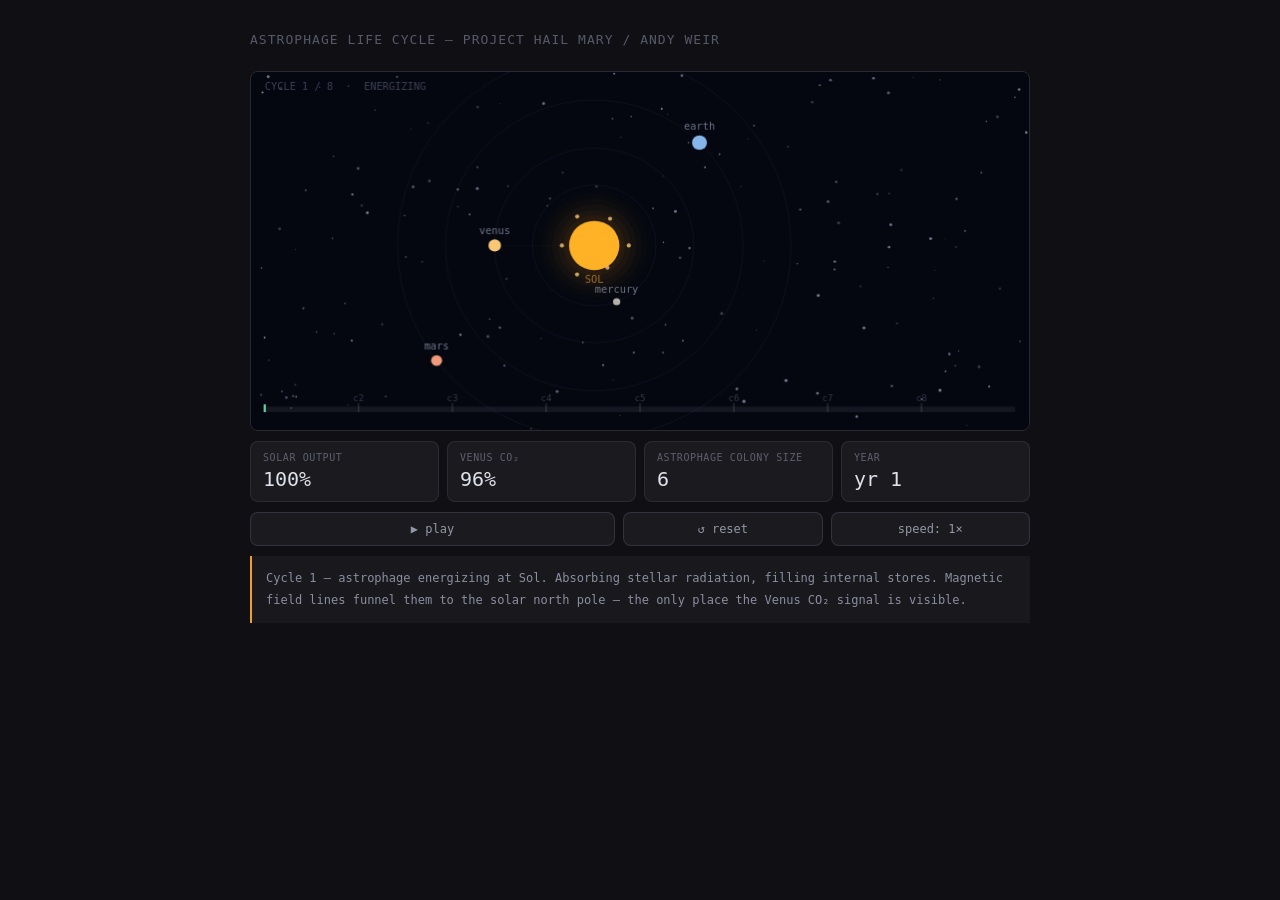
<file: 03_Astrophage.html>
<!DOCTYPE html>
<html lang="en">
<head>
<meta charset="UTF-8">
<meta name="viewport" content="width=device-width, initial-scale=1.0">
<title>Astrophage Life Cycle — Project Hail Mary</title>
<link rel="stylesheet" href="astrophage.css">
</head>
<body class="page-02">
<div class="container">
  <h1>ASTROPHAGE LIFE CYCLE — PROJECT HAIL MARY / ANDY WEIR</h1>

  <canvas id="sc"></canvas>

  <div class="stats">
    <div class="stat-card"><div class="stat-label">SOLAR OUTPUT</div><div class="stat-val" id="st-sol">100%</div></div>
    <div class="stat-card"><div class="stat-label">VENUS CO₂</div><div class="stat-val" id="st-co2">96%</div></div>
    <div class="stat-card"><div class="stat-label">ASTROPHAGE COLONY SIZE</div><div class="stat-val" id="st-col">6</div></div>
    <div class="stat-card"><div class="stat-label">YEAR</div><div class="stat-val" id="st-yr">yr 1</div></div>
  </div>

  <div class="controls">
    <button class="btn btn-play"  id="btn-pp">▶ play</button>
    <button class="btn btn-reset" id="btn-reset">↺ reset</button>
    <button class="btn btn-speed" id="btn-spd">speed: 1×</button>
  </div>

  <div class="log" id="pdesc"></div>
</div>

<script>
const cv=document.getElementById('sc');
const g=cv.getContext('2d');
const VW=680,VH=320;
const SX=300,SY=155;
const VX=213,VY=SY; // Venus pure-left: angle=π, orbit=87px

const SD=[65,80,65,80]; // stage durations: energize,outbound,breed,inbound
const MC=8; // max cycles
const TC=290; // ticks per cycle (sum of SD)
const TT=TC*MC; // 2320 total ticks

let gt=0,spd=1,running=false;

const sr=s=>{const v=Math.sin(s*127.1+311.7)*43758.5453;return v-Math.floor(v);};
const lp=(a,b,t)=>a+(b-a)*Math.max(0,Math.min(1,t));
const cl=(v,lo,hi)=>Math.max(lo,Math.min(hi,v));
const visN=ci=>Math.min(70,6*Math.pow(2,ci));
const realN=ci=>6*Math.pow(2,ci);

const STARS=Array.from({length:150},(_,i)=>({x:sr(i)*VW,y:sr(i+50)*VH,r:.5+sr(i+100)*.9,a:.18+sr(i+200)*.45}));
const ISPOT=Array.from({length:16},(_,i)=>({a0:(i/16)*Math.PI*2+.4,fr:4+sr(i)*12,sz:1.3+sr(i+50)*2.2,sp:.002+sr(i+80)*.004}));

function state(){
  const done=gt>=TT;
  const t=Math.min(gt,TT-1);
  const ci=Math.floor(t/TC);
  let st=t%TC,si=0;
  for(let s=0;s<4;s++){if(st<SD[s]){si=s;break;}st-=SD[s];}
  return{ci,si,sp:st/SD[si],done};
}

// ── DRAW BG ───────────────────────────────────────────────────────────────────
function dBg(){
  g.fillStyle='#040710';g.fillRect(0,0,VW,VH);
  STARS.forEach(s=>{g.beginPath();g.arc(s.x,s.y,s.r,0,Math.PI*2);g.fillStyle=`rgba(200,205,235,${s.a})`;g.fill();});
}

// ── DRAW SUN ──────────────────────────────────────────────────────────────────
function dSun({ci,si,sp}){
  const inf=cl((ci*2.8+(si>=2?sp*.9:0))/22,0,1);
  for(let gr=52;gr>22;gr-=5){
    g.beginPath();g.arc(SX,SY,gr,0,Math.PI*2);
    g.fillStyle=`rgba(255,148,28,${.054*(1-inf*.65)*(1-(gr-22)/32)})`;g.fill();
  }
  const rc=Math.floor(lp(255,112,inf)),gc=Math.floor(lp(178,52,inf)),bc=Math.floor(lp(38,12,inf));
  g.beginPath();g.arc(SX,SY,22,0,Math.PI*2);g.fillStyle=`rgb(${rc},${gc},${bc})`;g.fill();
  if(inf>.04) ISPOT.forEach((ip,i)=>{
    const al=cl((inf-i*.055)*4,0,1);if(!al)return;
    const sa=ip.a0+gt*ip.sp;
    const fx=SX+Math.cos(sa)*Math.min(ip.fr,16)*.56;
    const fy=SY+Math.sin(sa)*Math.min(ip.fr,16)*.56;
    g.beginPath();g.arc(fx,fy,ip.sz*al,0,Math.PI*2);g.fillStyle=`rgba(45,15,0,${.9*al})`;g.fill();
  });
  g.font='9px monospace';g.textAlign='center';g.fillStyle='rgba(255,175,55,.6)';g.fillText('SOL',SX,SY+33);
}

// ── DRAW PLANETS ──────────────────────────────────────────────────────────────
function dPlanets({si,sp}){
  [54,87,130,172].forEach(r=>{
    g.beginPath();g.arc(SX,SY,r,0,Math.PI*2);g.strokeStyle='rgba(155,160,200,.11)';g.lineWidth=.6;g.stroke();
  });
  // Venus glow during breed
  if(si===2){
    const pu=Math.sin(gt*.15)*.5+.5;
    g.beginPath();g.arc(VX,VY,14+pu*5,0,Math.PI*2);
    g.strokeStyle=`rgba(250,199,117,${.1+pu*.1})`;g.lineWidth=1.5;g.stroke();
    // mitosis flash + ×2 label
    if(sp>.47&&sp<.59){
      const fi=1-Math.abs(sp-.53)/.06;
      g.beginPath();g.arc(VX,VY,20+fi*8,0,Math.PI*2);
      g.strokeStyle=`rgba(255,235,140,${fi*.65})`;g.lineWidth=2.5;g.stroke();
      g.font=`500 ${Math.floor(10+fi*5)}px monospace`;
      g.fillStyle=`rgba(255,225,100,${fi*.9})`;g.textAlign='center';
      g.fillText('× 2',VX,VY-24);
    }
  }
  const PL=[[54,1.2,3.2,'#B4B2A9','mercury'],[87,Math.PI,5.5,'#FAC775','venus'],[130,-.785,6.5,'#85B7EB','earth'],[172,2.5,4.8,'#F0997B','mars']];
  PL.forEach(([or,an,r,col,lb])=>{
    const px=SX+Math.cos(an)*or,py=SY+Math.sin(an)*or;
    g.beginPath();g.arc(px,py,r,0,Math.PI*2);g.fillStyle=col;g.fill();
    g.font='9px monospace';g.fillStyle='rgba(185,190,215,.6)';g.textAlign='center';
    g.fillText(lb,px,py-r-5);
  });
}

// ── DRAW PETROVA LINE ─────────────────────────────────────────────────────────
function dPetrova({ci,si}){
  // Line gets thicker + brighter each cycle
  const thick=.5+ci*.6;
  const ba=cl(.05+ci*.023,0,.42);
  const isAct=si===1||si===3;
  // Base line (always present, grows with each cycle)
  g.beginPath();g.moveTo(VX,VY);g.lineTo(SX,SY);
  g.strokeStyle=`rgba(250,199,117,${ba})`;g.lineWidth=thick;g.stroke();
  // Animated traffic during migration
  if(isAct){
    const aa=cl(.18+ci*.03,0,.58);
    g.strokeStyle=`rgba(250,199,117,${aa})`;
    g.lineWidth=thick+2;
    g.setLineDash([5,9]);
    // outbound: dashes flow Sun→Venus (positive dashOffset moves dash start toward Venus)
    // inbound:  dashes flow Venus→Sun
    g.lineDashOffset=si===1?(gt*.55%14):-(gt*.55%14);
    g.stroke();g.setLineDash([]);g.lineDashOffset=0;
    g.font='8px monospace';g.fillStyle=`rgba(250,199,117,${aa})`;g.textAlign='center';
    g.fillText('petrova line  0.92c',(SX+VX)/2,(SY+VY)/2-11);
  }
}

// ── DRAW PARTICLES ────────────────────────────────────────────────────────────
function dParts({ci,si,sp}){
  const n=visN(ci);
  const A='rgba(250,200,118,', B='rgba(239,159,39,';

  // Energize: orbit sun
  if(si===0){
    for(let i=0;i<n;i++){
      const a=(i/n)*Math.PI*2+gt*(.008+sr(i)*.005);
      const r=22+sr(i)*10;
      g.beginPath();g.arc(SX+Math.cos(a)*r,SY+Math.sin(a)*r,1.8,0,Math.PI*2);
      g.fillStyle=A+'.8)';g.fill();
    }
  }

  // Outbound: Sun → Venus (horizontal path, spread vertically)
  else if(si===1){
    for(let i=0;i<n;i++){
      const dep=sr(i)*.38, off=(sr(i+100)*2-1)*12;
      if(sp<dep){ // still orbiting sun
        const a=(i/n)*Math.PI*2+gt*(.008+sr(i)*.005);
        const r=22+sr(i)*10;
        g.beginPath();g.arc(SX+Math.cos(a)*r,SY+Math.sin(a)*r,1.8,0,Math.PI*2);
        g.fillStyle=A+'.7)';g.fill();
      } else {
        const tp=cl((sp-dep)/(1-dep*.6),0,1);
        g.beginPath();g.arc(lp(SX,VX,tp),SY+off*Math.sin(tp*Math.PI),1.8,0,Math.PI*2);
        g.fillStyle=`${A}${.3+tp*.6})`;g.fill();
      }
    }
  }

  // Breed: orbit Venus, children emerge at sp>0.52
  else if(si===2){
    for(let i=0;i<n;i++){
      const a=(i/n)*Math.PI*2+gt*(.012+sr(i)*.008);
      const r=6+sr(i)*9;
      const px=VX+Math.cos(a)*r,py=VY+Math.sin(a)*r;
      g.beginPath();g.arc(px,py,1.8,0,Math.PI*2);g.fillStyle=A+'.85)';g.fill();
      if(sp>.52){
        const fp=(sp-.52)/.48;
        const ca=a+fp*1.4, cr=r+fp*5;
        g.beginPath();g.arc(VX+Math.cos(ca)*cr,VY+Math.sin(ca)*cr,fp*1.8,0,Math.PI*2);
        g.fillStyle=`${B}${.4+fp*.45})`;g.fill();
      }
    }
  }

  // Inbound: doubled colony, Venus → Sun
  else if(si===3){
    const rn=Math.min(70,n*2);
    for(let i=0;i<rn;i++){
      const isC=i>=n, bi=isC?i-n:i;
      const dep=sr(bi+(isC?200:0))*.38, off=(sr(i+300)*2-1)*12;
      if(sp<dep){ // still on Venus
        const a=(i/rn)*Math.PI*2+gt*(.012+sr(i)*.008);
        const r=6+sr(i)*9;
        g.beginPath();g.arc(VX+Math.cos(a)*r,VY+Math.sin(a)*r,1.8,0,Math.PI*2);
        g.fillStyle=(isC?B:A)+'.85)';g.fill();
      } else {
        const tp=cl((sp-dep)/(1-dep*.6),0,1);
        g.beginPath();g.arc(lp(VX,SX,tp),SY+off*Math.sin(tp*Math.PI),1.8,0,Math.PI*2);
        g.fillStyle=`${isC?B:A}${.3+tp*.6})`;g.fill();
      }
    }
  }
}

// ── TIMELINE BAR ──────────────────────────────────────────────────────────────
function dTimeline(){
  const prog=Math.min(1,gt/TT);
  const bx=12,by=299,bw=656,bh=5;
  g.fillStyle='rgba(155,158,188,.1)';g.fillRect(bx,by,bw,bh);
  const tc=prog<.3?'#5DCAA5':prog<.6?'#FAC775':prog<.82?'#EF9F27':'#E24B4A';
  g.fillStyle=tc;g.fillRect(bx,by,bw*prog,bh);
  // Playhead
  g.fillStyle=tc;g.fillRect(bx+bw*prog-1,by-2,2,bh+2);
  // Cycle markers
  for(let c=1;c<MC;c++){
    const x=bx+bw*(c/MC);
    g.fillStyle='rgba(155,158,188,.28)';g.fillRect(x-.5,by-3,1,bh+3);
    g.font='8px monospace';g.fillStyle='rgba(155,158,188,.32)';g.textAlign='center';
    g.fillText('c'+(c+1),x,by-5);
  }
}

// ── HUD LABEL ─────────────────────────────────────────────────────────────────
function dHud({ci,si,done}){
  const SL=['ENERGIZING','MIGRATING →','BREEDING','← RETURNING'];
  const label=done?'CRISIS — HAIL MARY AUTHORIZED':'CYCLE '+(ci+1)+' / '+MC+'  ·  '+SL[si];
  g.font='500 9px monospace';g.fillStyle=done?'rgba(226,75,74,.55)':'rgba(155,158,188,.38)';
  g.textAlign='left';g.fillText(label,12,16);
}

// ── CRISIS OVERLAY ────────────────────────────────────────────────────────────
function dCrisis(){
  g.fillStyle='rgba(226,75,74,.08)';g.fillRect(0,0,VW,VH);
  g.font='500 13px monospace';g.fillStyle='rgba(226,75,74,.75)';
  g.textAlign='center';g.fillText('CRISIS — HAIL MARY PROTOCOL AUTHORIZED',VW/2,VH/2-9);
  g.font='10px monospace';g.fillStyle='rgba(226,75,74,.5)';
  g.fillText('click ↺ reset to replay',VW/2,VH/2+12);
}

// ── DOM STATS ─────────────────────────────────────────────────────────────────
function updateDom({ci,si,sp,done}){
  const sLoss=ci*2.8+(si>=2?sp*.9:0);
  const sol=Math.round(Math.max(72,100-sLoss));
  const co2=Math.round(Math.max(4,96-ci*10.5-(si===2?sp*10.5:si>=3?10.5:0)));
  const cn=realN(si>=3?ci+1:ci);
  const yr=Math.floor((gt/TT)*28)+1;

  const sEl=document.getElementById('st-sol');
  sEl.textContent=sol+'%';
  sEl.style.color=sol<85?'#E24B4A':sol<95?'#EF9F27':'';

  document.getElementById('st-co2').textContent=co2+'%';

  const cEl=document.getElementById('st-col');
  cEl.textContent=cn>=1000?Math.round(cn/100)/10+'k':cn;
  cEl.style.color=cn>100?'#EF9F27':cn>400?'#E24B4A':'';

  const yEl=document.getElementById('st-yr');
  yEl.textContent='yr '+yr;
  yEl.style.color=yr>20?'#E24B4A':yr>12?'#EF9F27':'';

  const descs=[
    `Cycle ${ci+1} — astrophage energizing at Sol. Absorbing stellar radiation, filling internal stores. Magnetic field lines funnel them to the solar north pole — the only place the Venus CO₂ signal is visible.`,
    `Migrating to Venus at 0.92c along the Petrova line. Guided by CO₂ spectral lines at 4.26μm and 18.31μm. Venus: 90 atm, near-pure CO₂. Travel time at this scale: ~3 days.`,
    sp<.52
      ?`Arrived at Venus upper atmosphere. Collecting CO₂ to synthesize proteins and DNA. Pre-mitosis — building to the division threshold.`
      :`MITOSIS — each cell dividing into two. Parent and child will both return to Sol. Colony now ${cn} and climbing.`,
    `Returning to Sol — ${Math.min(70,visN(ci)*2)} particles en route, double what departed. Petrova line at peak density and width. Cycle ${ci+2} begins on arrival.`
  ];
  document.getElementById('pdesc').textContent=done
    ?`CRISIS — ${MC} cycles complete. Solar output at 72%. Venus CO₂ at 4%. Colony is ${realN(MC)}× original size. The pattern is repeating at every nearby star. That is why Tau Ceti matters.`
    :descs[si];
}

// ── MAIN LOOP ─────────────────────────────────────────────────────────────────
function loop(){
  if(running&&gt<TT) gt=Math.min(TT,gt+spd);
  if(gt>=TT&&running){running=false;document.getElementById('btn-pp').textContent='▶ play';}

  const s=state();
  const dpr=devicePixelRatio||1;
  const cw=cv.width/dpr, ch=cv.height/dpr;
  g.save();g.scale(dpr*(cw/VW),dpr*(ch/VH));

  dBg();
  dSun(s);
  dPlanets(s);
  dPetrova(s);
  dParts(s);
  dTimeline();
  dHud(s);
  if(s.done) dCrisis();

  g.restore();
  updateDom(s);
  requestAnimationFrame(loop);
}

// ── CONTROLS ──────────────────────────────────────────────────────────────────
document.getElementById('btn-pp').addEventListener('click',()=>{
  if(gt>=TT) gt=0;
  running=!running;
  document.getElementById('btn-pp').textContent=running?'⏸ pause':'▶ play';
});

document.getElementById('btn-reset').addEventListener('click',()=>{
  gt=0;running=false;
  document.getElementById('btn-pp').textContent='▶ play';
});

const SPEEDS=[1,2,4];let si=0;
document.getElementById('btn-spd').addEventListener('click',()=>{
  si=(si+1)%3;spd=SPEEDS[si];
  document.getElementById('btn-spd').textContent='speed: '+spd+'×';
});

function resize(){
  const dpr=devicePixelRatio||1,r=cv.getBoundingClientRect();
  cv.width=r.width*dpr;cv.height=r.height*dpr;
}
window.addEventListener('resize',resize);
setTimeout(()=>{resize();loop();},80);
if (window.self !== window.top) {
  setTimeout(() => { running = true; }, 300);
}
</script>
</body>
</html>
</file>
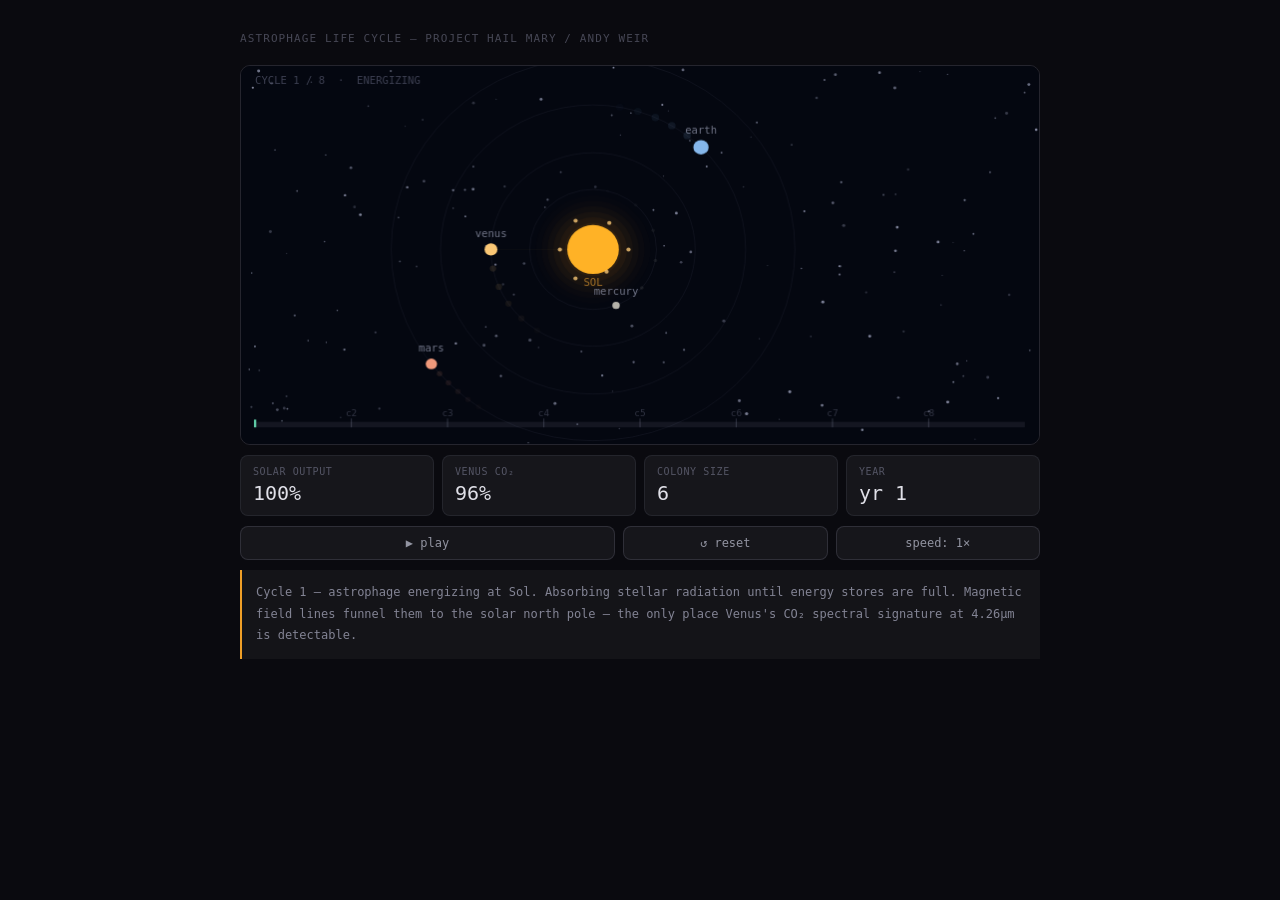
<file: 04_Asphorage.html>
<!DOCTYPE html>
<html lang="en">
<head>
<meta charset="UTF-8">
<meta name="viewport" content="width=device-width, initial-scale=1.0">
<title>Astrophage Life Cycle — Project Hail Mary</title>
<link rel="stylesheet" href="asphorage.css">
</head>
<body>
<div class="container">
  <h1>ASTROPHAGE LIFE CYCLE — PROJECT HAIL MARY / ANDY WEIR</h1>

  <canvas id="sc"></canvas>

  <div class="stats">
    <div class="stat-card"><div class="stat-label">SOLAR OUTPUT</div><div class="stat-val" id="st-sol">100%</div></div>
    <div class="stat-card"><div class="stat-label">VENUS CO₂</div><div class="stat-val" id="st-co2">96%</div></div>
    <div class="stat-card"><div class="stat-label">COLONY SIZE</div><div class="stat-val" id="st-col">6</div></div>
    <div class="stat-card"><div class="stat-label">YEAR</div><div class="stat-val" id="st-yr">yr 1</div></div>
  </div>

  <div class="controls">
    <button class="btn btn-play"  id="btn-pp">▶ play</button>
    <button class="btn btn-reset" id="btn-reset">↺ reset</button>
    <button class="btn btn-speed" id="btn-spd">speed: 1×</button>
  </div>

  <div class="log" id="pdesc"></div>
</div>

<script>
const cv  = document.getElementById('sc');
const g   = cv.getContext('2d');
const VW  = 680, VH = 340;
const SX  = 300, SY = 165;

// ── SIMULATION CONSTANTS ──────────────────────────────────────────────────────
const SD  = [65, 80, 65, 80];   // stage durations: energize, outbound, breed, inbound
const MC  = 8;                  // max cycles
const TC  = 290;                // ticks per cycle
const TT  = TC * MC;            // 2320 total ticks

let gt = 0, spd = 1, running = false;

// ── HELPERS ───────────────────────────────────────────────────────────────────
const sr  = s => { const v = Math.sin(s * 127.1 + 311.7) * 43758.5453; return v - Math.floor(v); };
const lp  = (a, b, t) => a + (b - a) * Math.max(0, Math.min(1, t));
const cl  = (v, lo, hi) => Math.max(lo, Math.min(hi, v));
const visN  = ci => Math.min(70, 6 * Math.pow(2, ci));
const realN = ci => 6 * Math.pow(2, ci);

// ── PLANETS ───────────────────────────────────────────────────────────────────
// Orbital speeds relative to Earth = 3 full orbits over TT ticks
const EARTH_SPD = (3 * 2 * Math.PI) / TT;

const PL = [
  { id:'mercury', or:54,  sa:1.2,       spd: EARTH_SPD / 0.24,  r:3.2, col:'#B4B2A9', lbl:'mercury' },
  { id:'venus',   or:87,  sa:Math.PI,   spd: EARTH_SPD / 0.615, r:5.5, col:'#FAC775', lbl:'venus'   },
  { id:'earth',   or:130, sa:-0.785,    spd: EARTH_SPD,          r:6.5, col:'#85B7EB', lbl:'earth'   },
  { id:'mars',    or:172, sa:2.5,       spd: EARTH_SPD / 1.87,  r:4.8, col:'#F0997B', lbl:'mars'    },
];

function ppos(pl, t) {
  const a = pl.sa + t * pl.spd;
  return { x: SX + Math.cos(a) * pl.or, y: SY + Math.sin(a) * pl.or };
}
const vp = t => ppos(PL[1], t); // Venus at tick t

// Perpendicular unit vector to Sun→Venus
function perp(v) {
  const dx = v.x - SX, dy = v.y - SY, dl = Math.sqrt(dx * dx + dy * dy);
  return { nx: -dy / dl, ny: dx / dl };
}

// ── PRE-COMPUTED ASSETS ───────────────────────────────────────────────────────
const STARS = Array.from({ length: 160 }, (_, i) => ({
  x: sr(i) * VW, y: sr(i + 50) * VH,
  r: .5 + sr(i + 100) * .9,
  a: .18 + sr(i + 200) * .48
}));

const ISPOT = Array.from({ length: 16 }, (_, i) => ({
  a0: (i / 16) * Math.PI * 2 + .4,
  fr: 4 + sr(i) * 12,
  sz: 1.3 + sr(i + 50) * 2.2,
  sp: .002 + sr(i + 80) * .004
}));

// ── STATE ─────────────────────────────────────────────────────────────────────
function getState() {
  const done = gt >= TT;
  const t  = Math.min(gt, TT - 1);
  const ci = Math.floor(t / TC);
  let st = t % TC, si = 0;
  for (let s = 0; s < 4; s++) {
    if (st < SD[s]) { si = s; break; }
    st -= SD[s];
  }
  return { ci, si, sp: st / SD[si], done };
}

// ── DRAW: BACKGROUND ──────────────────────────────────────────────────────────
function dBg() {
  g.fillStyle = '#040710';
  g.fillRect(0, 0, VW, VH);
  STARS.forEach(s => {
    g.beginPath(); g.arc(s.x, s.y, s.r, 0, Math.PI * 2);
    g.fillStyle = `rgba(200,205,235,${s.a})`; g.fill();
  });
}

// ── DRAW: SUN ─────────────────────────────────────────────────────────────────
function dSun({ ci, si, sp }) {
  const inf = cl((ci * 2.8 + (si >= 2 ? sp * .9 : 0)) / 22, 0, 1);

  // Glow rings
  for (let gr = 54; gr > 22; gr -= 5) {
    g.beginPath(); g.arc(SX, SY, gr, 0, Math.PI * 2);
    g.fillStyle = `rgba(255,148,28,${.054 * (1 - inf * .65) * (1 - (gr - 22) / 32)})`;
    g.fill();
  }
  // Body
  const rc = Math.floor(lp(255, 112, inf));
  const gc = Math.floor(lp(178, 52,  inf));
  const bc = Math.floor(lp(38,  12,  inf));
  g.beginPath(); g.arc(SX, SY, 22, 0, Math.PI * 2);
  g.fillStyle = `rgb(${rc},${gc},${bc})`; g.fill();

  // Infection spots
  if (inf > .04) {
    ISPOT.forEach((ip, i) => {
      const al = cl((inf - i * .055) * 4, 0, 1);
      if (!al) return;
      const sa = ip.a0 + gt * ip.sp;
      const fx = SX + Math.cos(sa) * Math.min(ip.fr, 16) * .56;
      const fy = SY + Math.sin(sa) * Math.min(ip.fr, 16) * .56;
      g.beginPath(); g.arc(fx, fy, ip.sz * al, 0, Math.PI * 2);
      g.fillStyle = `rgba(45,15,0,${.9 * al})`; g.fill();
    });
  }
  g.font = '9px monospace';
  g.textAlign = 'center';
  g.fillStyle = 'rgba(255,175,55,.6)';
  g.fillText('SOL', SX, SY + 33);
}

// ── DRAW: PLANETS ─────────────────────────────────────────────────────────────
function dPlanets({ si, sp }) {
  // Orbit rings
  PL.forEach(p => {
    g.beginPath(); g.arc(SX, SY, p.or, 0, Math.PI * 2);
    g.strokeStyle = 'rgba(155,160,200,.11)'; g.lineWidth = .6; g.stroke();
  });

  PL.forEach(p => {
    const pos = ppos(p, gt);

    // Orbital trail (past positions)
    for (let i = 5; i >= 1; i--) {
      const past = ppos(p, gt - i * 15);
      g.beginPath(); g.arc(past.x, past.y, p.r * .5, 0, Math.PI * 2);
      const alpha = ((6 - i) * 6).toString(16).padStart(2, '0');
      g.fillStyle = p.col + alpha; g.fill();
    }

    // Venus glow during breed
    if (p.id === 'venus' && si === 2) {
      const pu = Math.sin(gt * .15) * .5 + .5;
      g.beginPath(); g.arc(pos.x, pos.y, 14 + pu * 5, 0, Math.PI * 2);
      g.strokeStyle = `rgba(250,199,117,${.1 + pu * .1})`; g.lineWidth = 1.5; g.stroke();

      // Mitosis flash
      if (sp > .47 && sp < .59) {
        const fi = 1 - Math.abs(sp - .53) / .06;
        g.beginPath(); g.arc(pos.x, pos.y, 20 + fi * 8, 0, Math.PI * 2);
        g.strokeStyle = `rgba(255,235,140,${fi * .65})`; g.lineWidth = 2.5; g.stroke();
        g.font = `500 ${Math.floor(10 + fi * 5)}px monospace`;
        g.fillStyle = `rgba(255,225,100,${fi * .9})`;
        g.textAlign = 'center';
        g.fillText('× 2', pos.x, pos.y - 24);
      }
    }

    // Planet body
    g.beginPath(); g.arc(pos.x, pos.y, p.r, 0, Math.PI * 2);
    g.fillStyle = p.col; g.fill();

    // Label — pushed outward from Sun center
    g.font = '9px monospace';
    g.fillStyle = 'rgba(185,190,215,.6)';
    g.textAlign = 'center';
    g.fillText(p.lbl, pos.x, pos.y - p.r - 6);
  });
}

// ── DRAW: PETROVA LINE ────────────────────────────────────────────────────────
function dPetrova({ ci, si }, venus) {
  const thick   = .5 + ci * .6;
  const ba      = cl(.05 + ci * .023, 0, .42);
  const isAct   = si === 1 || si === 3;

  // Base line — always present, tracks Venus orbital position
  g.beginPath(); g.moveTo(venus.x, venus.y); g.lineTo(SX, SY);
  g.strokeStyle = `rgba(250,199,117,${ba})`; g.lineWidth = thick; g.stroke();

  // Active animated dashes during migration
  if (isAct) {
    const aa = cl(.18 + ci * .03, 0, .58);
    g.strokeStyle = `rgba(250,199,117,${aa})`;
    g.lineWidth = thick + 2;
    g.setLineDash([5, 9]);
    g.lineDashOffset = si === 1 ? (gt * .55 % 14) : -(gt * .55 % 14);
    g.stroke();
    g.setLineDash([]); g.lineDashOffset = 0;

    // Midpoint label
    const mx = (SX + venus.x) / 2, my = (SY + venus.y) / 2;
    g.font = '8px monospace';
    g.fillStyle = `rgba(250,199,117,${aa})`;
    g.textAlign = 'center';
    g.fillText('petrova line  0.92c', mx, my - 11);
  }
}

// ── DRAW: PARTICLES ───────────────────────────────────────────────────────────
function dParts({ ci, si, sp }, venus) {
  const n  = visN(ci);
  const A  = 'rgba(250,200,118,';
  const B  = 'rgba(239,159,39,';
  const pn = perp(venus); // perpendicular to current Sun→Venus vector

  // ENERGIZE: orbit Sun
  if (si === 0) {
    for (let i = 0; i < n; i++) {
      const a = (i / n) * Math.PI * 2 + gt * (.008 + sr(i) * .005);
      const r = 22 + sr(i) * 10;
      g.beginPath(); g.arc(SX + Math.cos(a) * r, SY + Math.sin(a) * r, 1.8, 0, Math.PI * 2);
      g.fillStyle = A + '.8)'; g.fill();
    }
  }

  // OUTBOUND: Sun → Venus
  else if (si === 1) {
    for (let i = 0; i < n; i++) {
      const dep = sr(i) * .38;
      const off = (sr(i + 100) * 2 - 1) * 12;
      if (sp < dep) {
        // Still orbiting Sun
        const a = (i / n) * Math.PI * 2 + gt * (.008 + sr(i) * .005);
        const r = 22 + sr(i) * 10;
        g.beginPath(); g.arc(SX + Math.cos(a) * r, SY + Math.sin(a) * r, 1.8, 0, Math.PI * 2);
        g.fillStyle = A + '.7)'; g.fill();
      } else {
        const tp = cl((sp - dep) / (1 - dep * .6), 0, 1);
        const px = lp(SX, venus.x, tp) + pn.nx * off * Math.sin(tp * Math.PI);
        const py = lp(SY, venus.y, tp) + pn.ny * off * Math.sin(tp * Math.PI);
        g.beginPath(); g.arc(px, py, 1.8, 0, Math.PI * 2);
        g.fillStyle = `${A}${.3 + tp * .6})`; g.fill();
      }
    }
  }

  // BREED: orbit Venus, children split at sp > 0.52
  else if (si === 2) {
    for (let i = 0; i < n; i++) {
      const a = (i / n) * Math.PI * 2 + gt * (.012 + sr(i) * .008);
      const r = 6 + sr(i) * 9;
      const px = venus.x + Math.cos(a) * r;
      const py = venus.y + Math.sin(a) * r;
      g.beginPath(); g.arc(px, py, 1.8, 0, Math.PI * 2);
      g.fillStyle = A + '.85)'; g.fill();
      if (sp > .52) {
        const fp = (sp - .52) / .48;
        const ca = a + fp * 1.4, cr = r + fp * 5;
        g.beginPath(); g.arc(venus.x + Math.cos(ca) * cr, venus.y + Math.sin(ca) * cr, fp * 1.8, 0, Math.PI * 2);
        g.fillStyle = `${B}${.4 + fp * .45})`; g.fill();
      }
    }
  }

  // INBOUND: doubled colony Venus → Sun
  else if (si === 3) {
    const rn = Math.min(70, n * 2);
    for (let i = 0; i < rn; i++) {
      const isC = i >= n;
      const bi  = isC ? i - n : i;
      const dep = sr(bi + (isC ? 200 : 0)) * .38;
      const off = (sr(i + 300) * 2 - 1) * 12;
      if (sp < dep) {
        // Still on Venus
        const a = (i / rn) * Math.PI * 2 + gt * (.012 + sr(i) * .008);
        const r = 6 + sr(i) * 9;
        g.beginPath(); g.arc(venus.x + Math.cos(a) * r, venus.y + Math.sin(a) * r, 1.8, 0, Math.PI * 2);
        g.fillStyle = (isC ? B : A) + '.85)'; g.fill();
      } else {
        const tp = cl((sp - dep) / (1 - dep * .6), 0, 1);
        const px = lp(venus.x, SX, tp) + pn.nx * off * Math.sin(tp * Math.PI);
        const py = lp(venus.y, SY, tp) + pn.ny * off * Math.sin(tp * Math.PI);
        g.beginPath(); g.arc(px, py, 1.8, 0, Math.PI * 2);
        g.fillStyle = `${isC ? B : A}${.3 + tp * .6})`; g.fill();
      }
    }
  }
}

// ── DRAW: TIMELINE ────────────────────────────────────────────────────────────
function dTimeline() {
  const prog = Math.min(1, gt / TT);
  const bx = 12, by = 320, bw = 656, bh = 5;

  g.fillStyle = 'rgba(155,158,188,.1)'; g.fillRect(bx, by, bw, bh);

  const tc = prog < .3 ? '#5DCAA5' : prog < .6 ? '#FAC775' : prog < .82 ? '#EF9F27' : '#E24B4A';
  g.fillStyle = tc; g.fillRect(bx, by, bw * prog, bh);
  g.fillStyle = tc; g.fillRect(bx + bw * prog - 1, by - 2, 2, bh + 2);

  for (let c = 1; c < MC; c++) {
    const x = bx + bw * (c / MC);
    g.fillStyle = 'rgba(155,158,188,.25)'; g.fillRect(x - .5, by - 3, 1, bh + 3);
    g.font = '8px monospace'; g.fillStyle = 'rgba(155,158,188,.3)';
    g.textAlign = 'center'; g.fillText('c' + (c + 1), x, by - 5);
  }
}

// ── DRAW: HUD ─────────────────────────────────────────────────────────────────
function dHud({ ci, si, done }) {
  const SL = ['ENERGIZING', 'MIGRATING →', 'BREEDING', '← RETURNING'];
  const label = done
    ? 'CRISIS — HAIL MARY AUTHORIZED'
    : 'CYCLE ' + (ci + 1) + ' / ' + MC + '  ·  ' + SL[si];
  g.font = '500 9px monospace';
  g.fillStyle = done ? 'rgba(226,75,74,.55)' : 'rgba(155,158,188,.38)';
  g.textAlign = 'left';
  g.fillText(label, 12, 16);
}

// ── DRAW: CRISIS ──────────────────────────────────────────────────────────────
function dCrisis() {
  g.fillStyle = 'rgba(226,75,74,.08)'; g.fillRect(0, 0, VW, VH);
  g.font = '500 13px monospace'; g.fillStyle = 'rgba(226,75,74,.75)';
  g.textAlign = 'center'; g.fillText('CRISIS — HAIL MARY PROTOCOL AUTHORIZED', VW / 2, VH / 2 - 9);
  g.font = '10px monospace'; g.fillStyle = 'rgba(226,75,74,.5)';
  g.fillText('click ↺ reset to replay', VW / 2, VH / 2 + 12);
}

// ── DOM STATS ─────────────────────────────────────────────────────────────────
function updateDom({ ci, si, sp, done }) {
  const sol = Math.round(Math.max(72, 100 - ci * 2.8 - (si >= 2 ? sp * .9 : 0)));
  const co2 = Math.round(Math.max(4,  96  - ci * 10.5 - (si === 2 ? sp * 10.5 : si >= 3 ? 10.5 : 0)));
  const cn  = realN(si >= 3 ? ci + 1 : ci);
  const yr  = Math.floor((gt / TT) * 28) + 1;

  const sEl = document.getElementById('st-sol');
  sEl.textContent = sol + '%';
  sEl.style.color = sol < 85 ? '#E24B4A' : sol < 95 ? '#EF9F27' : '#e0e0e8';

  document.getElementById('st-co2').textContent = co2 + '%';

  const cEl = document.getElementById('st-col');
  cEl.textContent = cn >= 1000 ? Math.round(cn / 100) / 10 + 'k' : cn;
  cEl.style.color = cn > 400 ? '#E24B4A' : cn > 100 ? '#EF9F27' : '#e0e0e8';

  const yEl = document.getElementById('st-yr');
  yEl.textContent = 'yr ' + yr;
  yEl.style.color = yr > 20 ? '#E24B4A' : yr > 12 ? '#EF9F27' : '#e0e0e8';

  const descs = [
    `Cycle ${ci + 1} — astrophage energizing at Sol. Absorbing stellar radiation until energy stores are full. Magnetic field lines funnel them to the solar north pole — the only place Venus's CO₂ spectral signature at 4.26μm is detectable.`,
    `Migrating to Venus at 0.92c. The Petrova line tracks Venus's current orbital position in real time. The colony locks onto the CO₂ spectral signature regardless of where Venus sits in its orbit.`,
    sp < .52
      ? `Arrived at Venus upper atmosphere. Collecting CO₂ to synthesize proteins and DNA. Pre-mitosis — energy levels charging.`
      : `MITOSIS — each cell dividing into two. Both parent and child will return to Sol. Colony now ${cn}.`,
    `Returning to Sol — ${Math.min(70, visN(ci) * 2)} particles en route vs ${visN(ci)} that departed. Petrova line at peak width. Cycle ${ci + 2} begins on arrival.`
  ];

  document.getElementById('pdesc').textContent = done
    ? `CRISIS — ${MC} cycles complete. Solar output at 72%. Venus CO₂ at 4%. Colony is ${realN(MC)}× original size. The same reproductive cycle is active at every nearby star. That is why Tau Ceti is the only hope.`
    : descs[si];
}

// ── MAIN LOOP ─────────────────────────────────────────────────────────────────
function loop() {
  if (running && gt < TT) gt = Math.min(TT, gt + spd);
  if (gt >= TT && running) {
    running = false;
    document.getElementById('btn-pp').textContent = '▶ play';
  }

  const s     = getState();
  const venus = vp(gt);

  const dpr = window.devicePixelRatio || 1;
  const cw  = cv.width  / dpr;
  const ch  = cv.height / dpr;

  g.save();
  g.scale(dpr * (cw / VW), dpr * (ch / VH));

  dBg();
  dSun(s);
  dPlanets(s);
  dPetrova(s, venus);
  dParts(s, venus);
  dTimeline();
  dHud(s);
  if (s.done) dCrisis();

  g.restore();
  updateDom(s);
  requestAnimationFrame(loop);
}

// ── CONTROLS ──────────────────────────────────────────────────────────────────
document.getElementById('btn-pp').addEventListener('click', () => {
  if (gt >= TT) gt = 0;
  running = !running;
  document.getElementById('btn-pp').textContent = running ? '⏸ pause' : '▶ play';
});

document.getElementById('btn-reset').addEventListener('click', () => {
  gt = 0; running = false;
  document.getElementById('btn-pp').textContent = '▶ play';
});

const SPEEDS = [1, 2, 4]; let si2 = 0;
document.getElementById('btn-spd').addEventListener('click', () => {
  si2 = (si2 + 1) % 3; spd = SPEEDS[si2];
  document.getElementById('btn-spd').textContent = 'speed: ' + spd + '×';
});

// ── RESIZE ────────────────────────────────────────────────────────────────────
function resize() {
  const dpr  = window.devicePixelRatio || 1;
  const rect = cv.getBoundingClientRect();
  cv.width   = rect.width  * dpr;
  cv.height  = rect.height * dpr;
}

window.addEventListener('resize', resize);
window.addEventListener('load', () => { resize(); loop(); });
</script>
</body>
</html>
</file>
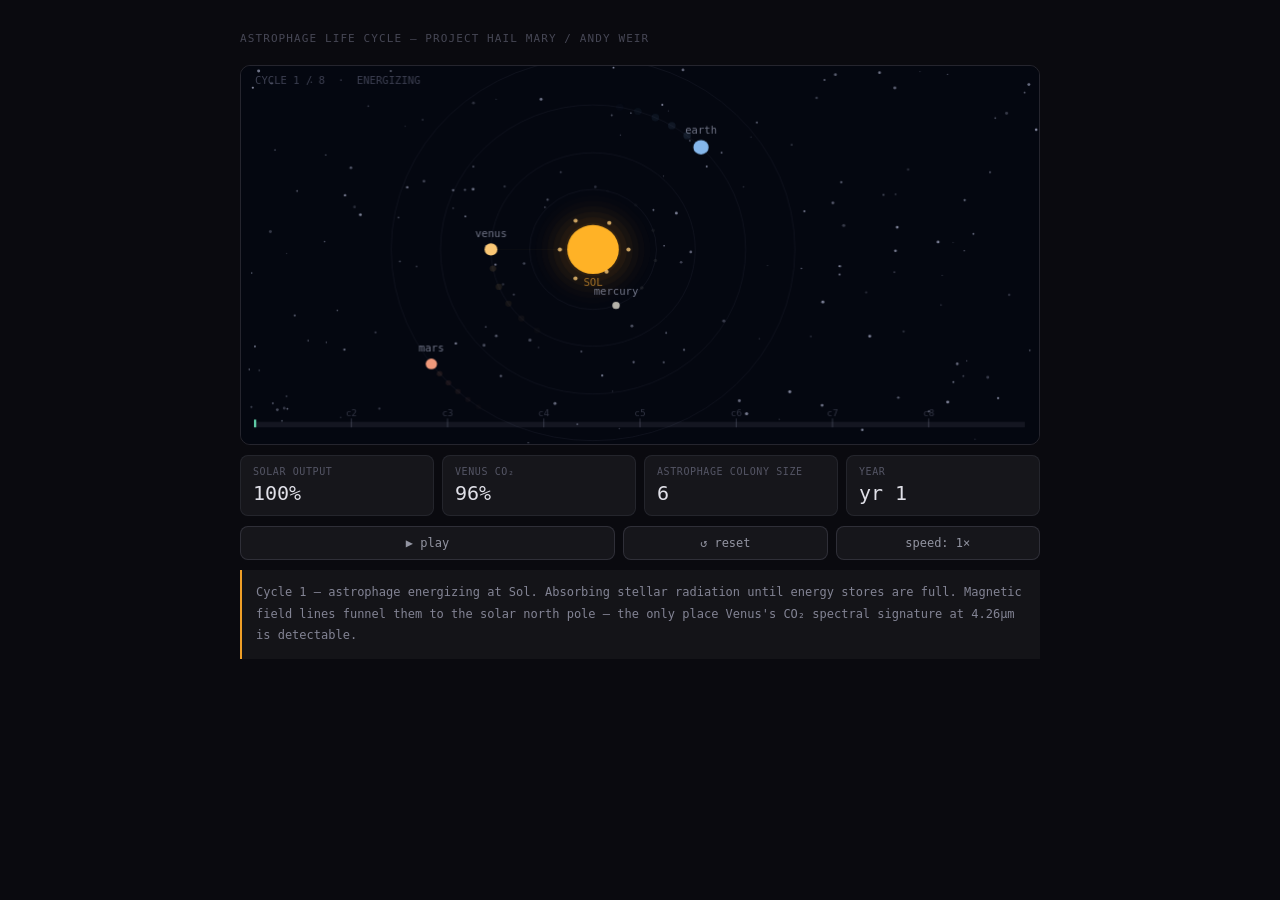
<file: 04_Astrophage.html>
<!DOCTYPE html>
<html lang="en">
<head>
<meta charset="UTF-8">
<meta name="viewport" content="width=device-width, initial-scale=1.0">
<title>Astrophage Life Cycle — Project Hail Mary</title>
<link rel="stylesheet" href="astrophage.css">
</head>
<body>
<div class="container">
  <h1>ASTROPHAGE LIFE CYCLE — PROJECT HAIL MARY / ANDY WEIR</h1>

  <canvas id="sc"></canvas>

  <div class="stats">
    <div class="stat-card"><div class="stat-label">SOLAR OUTPUT</div><div class="stat-val" id="st-sol">100%</div></div>
    <div class="stat-card"><div class="stat-label">VENUS CO₂</div><div class="stat-val" id="st-co2">96%</div></div>
    <div class="stat-card"><div class="stat-label">ASTROPHAGE COLONY SIZE</div><div class="stat-val" id="st-col">6</div></div>
    <div class="stat-card"><div class="stat-label">YEAR</div><div class="stat-val" id="st-yr">yr 1</div></div>
  </div>

  <div class="controls">
    <button class="btn btn-play"  id="btn-pp">▶ play</button>
    <button class="btn btn-reset" id="btn-reset">↺ reset</button>
    <button class="btn btn-speed" id="btn-spd">speed: 1×</button>
  </div>

  <div class="log" id="pdesc"></div>
</div>

<script>
const cv  = document.getElementById('sc');
const g   = cv.getContext('2d');
const VW  = 680, VH = 340;
const SX  = 300, SY = 165;

// ── SIMULATION CONSTANTS ──────────────────────────────────────────────────────
const SD  = [65, 80, 65, 80];   // stage durations: energize, outbound, breed, inbound
const MC  = 8;                  // max cycles
const TC  = 290;                // ticks per cycle
const TT  = TC * MC;            // 2320 total ticks

let gt = 0, spd = 1, running = false;

// ── HELPERS ───────────────────────────────────────────────────────────────────
const sr  = s => { const v = Math.sin(s * 127.1 + 311.7) * 43758.5453; return v - Math.floor(v); };
const lp  = (a, b, t) => a + (b - a) * Math.max(0, Math.min(1, t));
const cl  = (v, lo, hi) => Math.max(lo, Math.min(hi, v));
const visN  = ci => Math.min(70, 6 * Math.pow(2, ci));
const realN = ci => 6 * Math.pow(2, ci);

// ── PLANETS ───────────────────────────────────────────────────────────────────
// Orbital speeds relative to Earth = 3 full orbits over TT ticks
const EARTH_SPD = (3 * 2 * Math.PI) / TT;

const PL = [
  { id:'mercury', or:54,  sa:1.2,       spd: EARTH_SPD / 0.24,  r:3.2, col:'#B4B2A9', lbl:'mercury' },
  { id:'venus',   or:87,  sa:Math.PI,   spd: EARTH_SPD / 0.615, r:5.5, col:'#FAC775', lbl:'venus'   },
  { id:'earth',   or:130, sa:-0.785,    spd: EARTH_SPD,          r:6.5, col:'#85B7EB', lbl:'earth'   },
  { id:'mars',    or:172, sa:2.5,       spd: EARTH_SPD / 1.87,  r:4.8, col:'#F0997B', lbl:'mars'    },
];

function ppos(pl, t) {
  const a = pl.sa + t * pl.spd;
  return { x: SX + Math.cos(a) * pl.or, y: SY + Math.sin(a) * pl.or };
}
const vp = t => ppos(PL[1], t); // Venus at tick t

// Perpendicular unit vector to Sun→Venus
function perp(v) {
  const dx = v.x - SX, dy = v.y - SY, dl = Math.sqrt(dx * dx + dy * dy);
  return { nx: -dy / dl, ny: dx / dl };
}

// ── PRE-COMPUTED ASSETS ───────────────────────────────────────────────────────
const STARS = Array.from({ length: 160 }, (_, i) => ({
  x: sr(i) * VW, y: sr(i + 50) * VH,
  r: .5 + sr(i + 100) * .9,
  a: .18 + sr(i + 200) * .48
}));

const ISPOT = Array.from({ length: 16 }, (_, i) => ({
  a0: (i / 16) * Math.PI * 2 + .4,
  fr: 4 + sr(i) * 12,
  sz: 1.3 + sr(i + 50) * 2.2,
  sp: .002 + sr(i + 80) * .004
}));

// ── STATE ─────────────────────────────────────────────────────────────────────
function getState() {
  const done = gt >= TT;
  const t  = Math.min(gt, TT - 1);
  const ci = Math.floor(t / TC);
  let st = t % TC, si = 0;
  for (let s = 0; s < 4; s++) {
    if (st < SD[s]) { si = s; break; }
    st -= SD[s];
  }
  return { ci, si, sp: st / SD[si], done };
}

// ── DRAW: BACKGROUND ──────────────────────────────────────────────────────────
function dBg() {
  g.fillStyle = '#040710';
  g.fillRect(0, 0, VW, VH);
  STARS.forEach(s => {
    g.beginPath(); g.arc(s.x, s.y, s.r, 0, Math.PI * 2);
    g.fillStyle = `rgba(200,205,235,${s.a})`; g.fill();
  });
}

// ── DRAW: SUN ─────────────────────────────────────────────────────────────────
function dSun({ ci, si, sp }) {
  const inf = cl((ci * 2.8 + (si >= 2 ? sp * .9 : 0)) / 22, 0, 1);

  // Glow rings
  for (let gr = 54; gr > 22; gr -= 5) {
    g.beginPath(); g.arc(SX, SY, gr, 0, Math.PI * 2);
    g.fillStyle = `rgba(255,148,28,${.054 * (1 - inf * .65) * (1 - (gr - 22) / 32)})`;
    g.fill();
  }
  // Body
  const rc = Math.floor(lp(255, 112, inf));
  const gc = Math.floor(lp(178, 52,  inf));
  const bc = Math.floor(lp(38,  12,  inf));
  g.beginPath(); g.arc(SX, SY, 22, 0, Math.PI * 2);
  g.fillStyle = `rgb(${rc},${gc},${bc})`; g.fill();

  // Infection spots
  if (inf > .04) {
    ISPOT.forEach((ip, i) => {
      const al = cl((inf - i * .055) * 4, 0, 1);
      if (!al) return;
      const sa = ip.a0 + gt * ip.sp;
      const fx = SX + Math.cos(sa) * Math.min(ip.fr, 16) * .56;
      const fy = SY + Math.sin(sa) * Math.min(ip.fr, 16) * .56;
      g.beginPath(); g.arc(fx, fy, ip.sz * al, 0, Math.PI * 2);
      g.fillStyle = `rgba(45,15,0,${.9 * al})`; g.fill();
    });
  }
  g.font = '9px monospace';
  g.textAlign = 'center';
  g.fillStyle = 'rgba(255,175,55,.6)';
  g.fillText('SOL', SX, SY + 33);
}

// ── DRAW: PLANETS ─────────────────────────────────────────────────────────────
function dPlanets({ si, sp }) {
  // Orbit rings
  PL.forEach(p => {
    g.beginPath(); g.arc(SX, SY, p.or, 0, Math.PI * 2);
    g.strokeStyle = 'rgba(155,160,200,.11)'; g.lineWidth = .6; g.stroke();
  });

  PL.forEach(p => {
    const pos = ppos(p, gt);

    // Orbital trail (past positions)
    for (let i = 5; i >= 1; i--) {
      const past = ppos(p, gt - i * 15);
      g.beginPath(); g.arc(past.x, past.y, p.r * .5, 0, Math.PI * 2);
      const alpha = ((6 - i) * 6).toString(16).padStart(2, '0');
      g.fillStyle = p.col + alpha; g.fill();
    }

    // Venus glow during breed
    if (p.id === 'venus' && si === 2) {
      const pu = Math.sin(gt * .15) * .5 + .5;
      g.beginPath(); g.arc(pos.x, pos.y, 14 + pu * 5, 0, Math.PI * 2);
      g.strokeStyle = `rgba(250,199,117,${.1 + pu * .1})`; g.lineWidth = 1.5; g.stroke();

      // Mitosis flash
      if (sp > .47 && sp < .59) {
        const fi = 1 - Math.abs(sp - .53) / .06;
        g.beginPath(); g.arc(pos.x, pos.y, 20 + fi * 8, 0, Math.PI * 2);
        g.strokeStyle = `rgba(255,235,140,${fi * .65})`; g.lineWidth = 2.5; g.stroke();
        g.font = `500 ${Math.floor(10 + fi * 5)}px monospace`;
        g.fillStyle = `rgba(255,225,100,${fi * .9})`;
        g.textAlign = 'center';
        g.fillText('× 2', pos.x, pos.y - 24);
      }
    }

    // Planet body
    g.beginPath(); g.arc(pos.x, pos.y, p.r, 0, Math.PI * 2);
    g.fillStyle = p.col; g.fill();

    // Label — pushed outward from Sun center
    g.font = '9px monospace';
    g.fillStyle = 'rgba(185,190,215,.6)';
    g.textAlign = 'center';
    g.fillText(p.lbl, pos.x, pos.y - p.r - 6);
  });
}

// ── DRAW: PETROVA LINE ────────────────────────────────────────────────────────
function dPetrova({ ci, si }, venus) {
  const thick   = .5 + ci * .6;
  const ba      = cl(.05 + ci * .023, 0, .42);
  const isAct   = si === 1 || si === 3;

  // Base line — always present, tracks Venus orbital position
  g.beginPath(); g.moveTo(venus.x, venus.y); g.lineTo(SX, SY);
  g.strokeStyle = `rgba(250,199,117,${ba})`; g.lineWidth = thick; g.stroke();

  // Active animated dashes during migration
  if (isAct) {
    const aa = cl(.18 + ci * .03, 0, .58);
    g.strokeStyle = `rgba(250,199,117,${aa})`;
    g.lineWidth = thick + 2;
    g.setLineDash([5, 9]);
    g.lineDashOffset = si === 1 ? (gt * .55 % 14) : -(gt * .55 % 14);
    g.stroke();
    g.setLineDash([]); g.lineDashOffset = 0;

    // Midpoint label
    const mx = (SX + venus.x) / 2, my = (SY + venus.y) / 2;
    g.font = '8px monospace';
    g.fillStyle = `rgba(250,199,117,${aa})`;
    g.textAlign = 'center';
    g.fillText('petrova line  0.92c', mx, my - 11);
  }
}

// ── DRAW: PARTICLES ───────────────────────────────────────────────────────────
function dParts({ ci, si, sp }, venus) {
  const n  = visN(ci);
  const A  = 'rgba(250,200,118,';
  const B  = 'rgba(239,159,39,';
  const pn = perp(venus); // perpendicular to current Sun→Venus vector

  // ENERGIZE: orbit Sun
  if (si === 0) {
    for (let i = 0; i < n; i++) {
      const a = (i / n) * Math.PI * 2 + gt * (.008 + sr(i) * .005);
      const r = 22 + sr(i) * 10;
      g.beginPath(); g.arc(SX + Math.cos(a) * r, SY + Math.sin(a) * r, 1.8, 0, Math.PI * 2);
      g.fillStyle = A + '.8)'; g.fill();
    }
  }

  // OUTBOUND: Sun → Venus
  else if (si === 1) {
    for (let i = 0; i < n; i++) {
      const dep = sr(i) * .38;
      const off = (sr(i + 100) * 2 - 1) * 12;
      if (sp < dep) {
        // Still orbiting Sun
        const a = (i / n) * Math.PI * 2 + gt * (.008 + sr(i) * .005);
        const r = 22 + sr(i) * 10;
        g.beginPath(); g.arc(SX + Math.cos(a) * r, SY + Math.sin(a) * r, 1.8, 0, Math.PI * 2);
        g.fillStyle = A + '.7)'; g.fill();
      } else {
        const tp = cl((sp - dep) / (1 - dep * .6), 0, 1);
        const px = lp(SX, venus.x, tp) + pn.nx * off * Math.sin(tp * Math.PI);
        const py = lp(SY, venus.y, tp) + pn.ny * off * Math.sin(tp * Math.PI);
        g.beginPath(); g.arc(px, py, 1.8, 0, Math.PI * 2);
        g.fillStyle = `${A}${.3 + tp * .6})`; g.fill();
      }
    }
  }

  // BREED: orbit Venus, children split at sp > 0.52
  else if (si === 2) {
    for (let i = 0; i < n; i++) {
      const a = (i / n) * Math.PI * 2 + gt * (.012 + sr(i) * .008);
      const r = 6 + sr(i) * 9;
      const px = venus.x + Math.cos(a) * r;
      const py = venus.y + Math.sin(a) * r;
      g.beginPath(); g.arc(px, py, 1.8, 0, Math.PI * 2);
      g.fillStyle = A + '.85)'; g.fill();
      if (sp > .52) {
        const fp = (sp - .52) / .48;
        const ca = a + fp * 1.4, cr = r + fp * 5;
        g.beginPath(); g.arc(venus.x + Math.cos(ca) * cr, venus.y + Math.sin(ca) * cr, fp * 1.8, 0, Math.PI * 2);
        g.fillStyle = `${B}${.4 + fp * .45})`; g.fill();
      }
    }
  }

  // INBOUND: doubled colony Venus → Sun
  else if (si === 3) {
    const rn = Math.min(70, n * 2);
    for (let i = 0; i < rn; i++) {
      const isC = i >= n;
      const bi  = isC ? i - n : i;
      const dep = sr(bi + (isC ? 200 : 0)) * .38;
      const off = (sr(i + 300) * 2 - 1) * 12;
      if (sp < dep) {
        // Still on Venus
        const a = (i / rn) * Math.PI * 2 + gt * (.012 + sr(i) * .008);
        const r = 6 + sr(i) * 9;
        g.beginPath(); g.arc(venus.x + Math.cos(a) * r, venus.y + Math.sin(a) * r, 1.8, 0, Math.PI * 2);
        g.fillStyle = (isC ? B : A) + '.85)'; g.fill();
      } else {
        const tp = cl((sp - dep) / (1 - dep * .6), 0, 1);
        const px = lp(venus.x, SX, tp) + pn.nx * off * Math.sin(tp * Math.PI);
        const py = lp(venus.y, SY, tp) + pn.ny * off * Math.sin(tp * Math.PI);
        g.beginPath(); g.arc(px, py, 1.8, 0, Math.PI * 2);
        g.fillStyle = `${isC ? B : A}${.3 + tp * .6})`; g.fill();
      }
    }
  }
}

// ── DRAW: TIMELINE ────────────────────────────────────────────────────────────
function dTimeline() {
  const prog = Math.min(1, gt / TT);
  const bx = 12, by = 320, bw = 656, bh = 5;

  g.fillStyle = 'rgba(155,158,188,.1)'; g.fillRect(bx, by, bw, bh);

  const tc = prog < .3 ? '#5DCAA5' : prog < .6 ? '#FAC775' : prog < .82 ? '#EF9F27' : '#E24B4A';
  g.fillStyle = tc; g.fillRect(bx, by, bw * prog, bh);
  g.fillStyle = tc; g.fillRect(bx + bw * prog - 1, by - 2, 2, bh + 2);

  for (let c = 1; c < MC; c++) {
    const x = bx + bw * (c / MC);
    g.fillStyle = 'rgba(155,158,188,.25)'; g.fillRect(x - .5, by - 3, 1, bh + 3);
    g.font = '8px monospace'; g.fillStyle = 'rgba(155,158,188,.3)';
    g.textAlign = 'center'; g.fillText('c' + (c + 1), x, by - 5);
  }
}

// ── DRAW: HUD ─────────────────────────────────────────────────────────────────
function dHud({ ci, si, done }) {
  const SL = ['ENERGIZING', 'MIGRATING →', 'BREEDING', '← RETURNING'];
  const label = done
    ? 'CRISIS — HAIL MARY AUTHORIZED'
    : 'CYCLE ' + (ci + 1) + ' / ' + MC + '  ·  ' + SL[si];
  g.font = '500 9px monospace';
  g.fillStyle = done ? 'rgba(226,75,74,.55)' : 'rgba(155,158,188,.38)';
  g.textAlign = 'left';
  g.fillText(label, 12, 16);
}

// ── DRAW: CRISIS ──────────────────────────────────────────────────────────────
function dCrisis() {
  g.fillStyle = 'rgba(226,75,74,.08)'; g.fillRect(0, 0, VW, VH);
  g.font = '500 13px monospace'; g.fillStyle = 'rgba(226,75,74,.75)';
  g.textAlign = 'center'; g.fillText('CRISIS — HAIL MARY PROTOCOL AUTHORIZED', VW / 2, VH / 2 - 9);
  g.font = '10px monospace'; g.fillStyle = 'rgba(226,75,74,.5)';
  g.fillText('click ↺ reset to replay', VW / 2, VH / 2 + 12);
}

// ── DOM STATS ─────────────────────────────────────────────────────────────────
function updateDom({ ci, si, sp, done }) {
  const sol = Math.round(Math.max(72, 100 - ci * 2.8 - (si >= 2 ? sp * .9 : 0)));
  const co2 = Math.round(Math.max(4,  96  - ci * 10.5 - (si === 2 ? sp * 10.5 : si >= 3 ? 10.5 : 0)));
  const cn  = realN(si >= 3 ? ci + 1 : ci);
  const yr  = Math.floor((gt / TT) * 28) + 1;

  const sEl = document.getElementById('st-sol');
  sEl.textContent = sol + '%';
  sEl.style.color = sol < 85 ? '#E24B4A' : sol < 95 ? '#EF9F27' : '#e0e0e8';

  document.getElementById('st-co2').textContent = co2 + '%';

  const cEl = document.getElementById('st-col');
  cEl.textContent = cn >= 1000 ? Math.round(cn / 100) / 10 + 'k' : cn;
  cEl.style.color = cn > 400 ? '#E24B4A' : cn > 100 ? '#EF9F27' : '#e0e0e8';

  const yEl = document.getElementById('st-yr');
  yEl.textContent = 'yr ' + yr;
  yEl.style.color = yr > 20 ? '#E24B4A' : yr > 12 ? '#EF9F27' : '#e0e0e8';

  const descs = [
    `Cycle ${ci + 1} — astrophage energizing at Sol. Absorbing stellar radiation until energy stores are full. Magnetic field lines funnel them to the solar north pole — the only place Venus's CO₂ spectral signature at 4.26μm is detectable.`,
    `Migrating to Venus at 0.92c. The Petrova line tracks Venus's current orbital position in real time. The colony locks onto the CO₂ spectral signature regardless of where Venus sits in its orbit.`,
    sp < .52
      ? `Arrived at Venus upper atmosphere. Collecting CO₂ to synthesize proteins and DNA. Pre-mitosis — energy levels charging.`
      : `MITOSIS — each cell dividing into two. Both parent and child will return to Sol. Colony now ${cn}.`,
    `Returning to Sol — ${Math.min(70, visN(ci) * 2)} particles en route vs ${visN(ci)} that departed. Petrova line at peak width. Cycle ${ci + 2} begins on arrival.`
  ];

  document.getElementById('pdesc').textContent = done
    ? `CRISIS — ${MC} cycles complete. Solar output at 72%. Venus CO₂ at 4%. Colony is ${realN(MC)}× original size. The same reproductive cycle is active at every nearby star. That is why Tau Ceti is the only hope.`
    : descs[si];
}

// ── MAIN LOOP ─────────────────────────────────────────────────────────────────
function loop() {
  if (running && gt < TT) gt = Math.min(TT, gt + spd);
  if (gt >= TT && running) {
    running = false;
    document.getElementById('btn-pp').textContent = '▶ play';
  }

  const s     = getState();
  const venus = vp(gt);

  const dpr = window.devicePixelRatio || 1;
  const cw  = cv.width  / dpr;
  const ch  = cv.height / dpr;

  g.save();
  g.scale(dpr * (cw / VW), dpr * (ch / VH));

  dBg();
  dSun(s);
  dPlanets(s);
  dPetrova(s, venus);
  dParts(s, venus);
  dTimeline();
  dHud(s);
  if (s.done) dCrisis();

  g.restore();
  updateDom(s);
  requestAnimationFrame(loop);
}

// ── CONTROLS ──────────────────────────────────────────────────────────────────
document.getElementById('btn-pp').addEventListener('click', () => {
  if (gt >= TT) gt = 0;
  running = !running;
  document.getElementById('btn-pp').textContent = running ? '⏸ pause' : '▶ play';
});

document.getElementById('btn-reset').addEventListener('click', () => {
  gt = 0; running = false;
  document.getElementById('btn-pp').textContent = '▶ play';
});

const SPEEDS = [1, 2, 4]; let si2 = 0;
document.getElementById('btn-spd').addEventListener('click', () => {
  si2 = (si2 + 1) % 3; spd = SPEEDS[si2];
  document.getElementById('btn-spd').textContent = 'speed: ' + spd + '×';
});

// ── RESIZE ────────────────────────────────────────────────────────────────────
function resize() {
  const dpr  = window.devicePixelRatio || 1;
  const rect = cv.getBoundingClientRect();
  cv.width   = rect.width  * dpr;
  cv.height  = rect.height * dpr;
}

window.addEventListener('resize', resize);
window.addEventListener('load', () => { resize(); loop(); });
if (window.self !== window.top) {
  setTimeout(() => { running = true; }, 500);
}
</script>
</body>
</html>
</file>
<file: astrophage.css>
/* asphorage.css — shared styles for all Project Hail Mary pages */

* { box-sizing: border-box; margin: 0; padding: 0; }

body {
  background: #0a0a0f;
  color: #e0e0e8;
  font-family: monospace;
  display: flex;
  justify-content: center;
  padding: 2rem 1rem;
  min-height: 100vh;
}

.container { width: 100%; max-width: 800px; }

h1 {
  font-size: 11px;
  color: rgba(160,162,190,.4);
  font-weight: 400;
  letter-spacing: .1em;
  margin-bottom: 1.25rem;
}

canvas {
  display: block;
  width: 100%;
  height: 380px;
  border-radius: 10px;
  border: 0.5px solid rgba(160,162,190,.18);
}

.stats {
  display: grid;
  grid-template-columns: repeat(4, 1fr);
  gap: 8px;
  margin-top: 10px;
}

.stat-card {
  background: rgba(255,255,255,.05);
  border-radius: 8px;
  padding: 10px 12px;
  border: 0.5px solid rgba(160,162,190,.1);
}

.stat-label {
  font-size: 10px;
  color: rgba(160,162,190,.45);
  margin-bottom: 4px;
  letter-spacing: .06em;
}

.stat-val {
  font-size: 20px;
  font-weight: 500;
  color: #e0e0e8;
  transition: color .3s;
}

.controls, .btn-row {
  display: flex;
  gap: 8px;
  margin-top: 10px;
}

.btn {
  background: rgba(255,255,255,.05);
  color: rgba(200,202,220,.7);
  font-family: monospace;
  font-size: 12px;
  border: 0.5px solid rgba(160,162,190,.18);
  border-radius: 8px;
  padding: 9px 16px;
  cursor: pointer;
  transition: background .15s, color .15s;
}
.btn:hover { background: rgba(255,255,255,.09); color: #e0e0e8; }
.btn-play  { flex: 2; }
.btn-reset { flex: 1; }
.btn-speed { flex: 1; }

.log {
  margin-top: 10px;
  padding: 12px 14px;
  background: rgba(255,255,255,.04);
  border-left: 2px solid #EF9F27;
  font-size: 12px;
  color: rgba(190,192,215,.65);
  line-height: 1.8;
  min-height: 44px;
}

/* phase bar — 01, 02 */
.phase-bar {
  display: flex;
  border: 0.5px solid rgba(160,162,190,.2);
  border-radius: 8px;
  overflow: hidden;
  margin-bottom: 14px;
}
.pb {
  flex: 1;
  background: transparent;
  color: rgba(180,182,210,.55);
  font-family: monospace;
  font-size: 11px;
  border: none;
  padding: 10px 4px;
  cursor: pointer;
  border-right: 0.5px solid rgba(160,162,190,.2);
  transition: background .15s, color .15s;
}
.pb:last-child { border-right: none; }
.pb.active { background: rgba(255,255,255,.07); color: #e0e0e8; font-weight: 600; }
.pb:hover:not(.active) { background: rgba(255,255,255,.04); color: rgba(200,202,225,.8); }

/* ctrl-row — 00 */
.ctrl-row { display: flex; align-items: center; gap: 12px; }
.ctrl-label { font-size: 10px; color: rgba(160,162,190,.5); width: 140px; letter-spacing: .06em; }
.ctrl-val { font-size: 13px; font-weight: 500; color: #e0e0e8; min-width: 20px; }
input[type="range"] { flex: 1; accent-color: #EF9F27; }

/* cb buttons — 03 */
.cb {
  background: rgba(255,255,255,.04);
  border: 0.5px solid rgba(160,162,190,.2);
  border-radius: 6px;
  color: rgba(180,182,210,.7);
  font-family: monospace;
  font-size: 12px;
  padding: 9px 4px;
  cursor: pointer;
  transition: background .15s, color .15s;
}
.cb:hover { background: rgba(255,255,255,.09); color: #e0e0e8; }

/* ── page-specific overrides ── */

body.page-00, body.page-01, body.page-02, body.page-03 { background: #0f0f14; }

.page-00 .container,
.page-01 .container,
.page-02 .container,
.page-03 .container { max-width: 780px; }

.page-00 h1, .page-01 h1, .page-02 h1 {
  font-size: 13px;
  color: rgba(160,162,190,.5);
  margin-bottom: 1.5rem;
  letter-spacing: .08em;
}

.page-03 h1 {
  color: rgba(160,162,190,.5);
  margin-bottom: 1.5rem;
  letter-spacing: .08em;
}

.page-00 canvas, .page-01 canvas, .page-02 canvas, .page-03 canvas {
  height: 360px;
  border-radius: 8px;
}

.page-00 .stats { grid-template-columns: repeat(3, 1fr); }

.page-00 .stat-card,
.page-01 .stat-card,
.page-02 .stat-card,
.page-03 .stat-card { border-color: rgba(160,162,190,.12); }

.page-00 .stat-label,
.page-01 .stat-label,
.page-02 .stat-label,
.page-03 .stat-label { color: rgba(160,162,190,.5); }

.page-00 .log,
.page-01 .log,
.page-02 .log,
.page-03 .log {
  color: rgba(190,192,215,.7);
  min-height: unset;
}

.page-00 .log { display: grid; gap: 10px; }

.page-03 .log { min-height: 42px; }

/* 00 .btn override — btn-row style, not 04-style controls */
.page-00 .btn {
  flex: 1;
  background: rgba(255,255,255,.04);
  border: 0.5px solid rgba(160,162,190,.2);
  border-radius: 6px;
  color: rgba(180,182,210,.7);
  padding: 9px 4px;
}
.page-00 .btn:hover { background: rgba(255,255,255,.09); color: #e0e0e8; }

@media (max-width: 560px) {
  .stats { grid-template-columns: repeat(2, 1fr); }
  canvas { height: 280px; }
}
</file>
<file: asphorage.css>
/* asphorage.css — shared styles for all Project Hail Mary pages */

* { box-sizing: border-box; margin: 0; padding: 0; }

body {
  background: #0a0a0f;
  color: #e0e0e8;
  font-family: monospace;
  display: flex;
  justify-content: center;
  padding: 2rem 1rem;
  min-height: 100vh;
}

.container { width: 100%; max-width: 800px; }

h1 {
  font-size: 11px;
  color: rgba(160,162,190,.4);
  font-weight: 400;
  letter-spacing: .1em;
  margin-bottom: 1.25rem;
}

canvas {
  display: block;
  width: 100%;
  height: 380px;
  border-radius: 10px;
  border: 0.5px solid rgba(160,162,190,.18);
}

.stats {
  display: grid;
  grid-template-columns: repeat(4, 1fr);
  gap: 8px;
  margin-top: 10px;
}

.stat-card {
  background: rgba(255,255,255,.05);
  border-radius: 8px;
  padding: 10px 12px;
  border: 0.5px solid rgba(160,162,190,.1);
}

.stat-label {
  font-size: 10px;
  color: rgba(160,162,190,.45);
  margin-bottom: 4px;
  letter-spacing: .06em;
}

.stat-val {
  font-size: 20px;
  font-weight: 500;
  color: #e0e0e8;
  transition: color .3s;
}

.controls, .btn-row {
  display: flex;
  gap: 8px;
  margin-top: 10px;
}

.btn {
  background: rgba(255,255,255,.05);
  color: rgba(200,202,220,.7);
  font-family: monospace;
  font-size: 12px;
  border: 0.5px solid rgba(160,162,190,.18);
  border-radius: 8px;
  padding: 9px 16px;
  cursor: pointer;
  transition: background .15s, color .15s;
}
.btn:hover { background: rgba(255,255,255,.09); color: #e0e0e8; }
.btn-play  { flex: 2; }
.btn-reset { flex: 1; }
.btn-speed { flex: 1; }

.log {
  margin-top: 10px;
  padding: 12px 14px;
  background: rgba(255,255,255,.04);
  border-left: 2px solid #EF9F27;
  font-size: 12px;
  color: rgba(190,192,215,.65);
  line-height: 1.8;
  min-height: 44px;
}

/* phase bar — 01, 02 */
.phase-bar {
  display: flex;
  border: 0.5px solid rgba(160,162,190,.2);
  border-radius: 8px;
  overflow: hidden;
  margin-bottom: 14px;
}
.pb {
  flex: 1;
  background: transparent;
  color: rgba(180,182,210,.55);
  font-family: monospace;
  font-size: 11px;
  border: none;
  padding: 10px 4px;
  cursor: pointer;
  border-right: 0.5px solid rgba(160,162,190,.2);
  transition: background .15s, color .15s;
}
.pb:last-child { border-right: none; }
.pb.active { background: rgba(255,255,255,.07); color: #e0e0e8; font-weight: 600; }
.pb:hover:not(.active) { background: rgba(255,255,255,.04); color: rgba(200,202,225,.8); }

/* ctrl-row — 00 */
.ctrl-row { display: flex; align-items: center; gap: 12px; }
.ctrl-label { font-size: 10px; color: rgba(160,162,190,.5); width: 140px; letter-spacing: .06em; }
.ctrl-val { font-size: 13px; font-weight: 500; color: #e0e0e8; min-width: 20px; }
input[type="range"] { flex: 1; accent-color: #EF9F27; }

/* cb buttons — 03 */
.cb {
  background: rgba(255,255,255,.04);
  border: 0.5px solid rgba(160,162,190,.2);
  border-radius: 6px;
  color: rgba(180,182,210,.7);
  font-family: monospace;
  font-size: 12px;
  padding: 9px 4px;
  cursor: pointer;
  transition: background .15s, color .15s;
}
.cb:hover { background: rgba(255,255,255,.09); color: #e0e0e8; }

/* ── page-specific overrides ── */

body.page-00, body.page-01, body.page-02, body.page-03 { background: #0f0f14; }

.page-00 .container,
.page-01 .container,
.page-02 .container,
.page-03 .container { max-width: 780px; }

.page-00 h1, .page-01 h1, .page-02 h1 {
  font-size: 13px;
  color: rgba(160,162,190,.5);
  margin-bottom: 1.5rem;
  letter-spacing: .08em;
}

.page-03 h1 {
  color: rgba(160,162,190,.5);
  margin-bottom: 1.5rem;
  letter-spacing: .08em;
}

.page-00 canvas, .page-01 canvas, .page-02 canvas, .page-03 canvas {
  height: 360px;
  border-radius: 8px;
}

.page-00 .stats { grid-template-columns: repeat(3, 1fr); }

.page-00 .stat-card,
.page-01 .stat-card,
.page-02 .stat-card,
.page-03 .stat-card { border-color: rgba(160,162,190,.12); }

.page-00 .stat-label,
.page-01 .stat-label,
.page-02 .stat-label,
.page-03 .stat-label { color: rgba(160,162,190,.5); }

.page-00 .log,
.page-01 .log,
.page-02 .log,
.page-03 .log {
  color: rgba(190,192,215,.7);
  min-height: unset;
}

.page-00 .log { display: grid; gap: 10px; }

.page-03 .log { min-height: 42px; }

/* 00 .btn override — btn-row style, not 04-style controls */
.page-00 .btn {
  flex: 1;
  background: rgba(255,255,255,.04);
  border: 0.5px solid rgba(160,162,190,.2);
  border-radius: 6px;
  color: rgba(180,182,210,.7);
  padding: 9px 4px;
}
.page-00 .btn:hover { background: rgba(255,255,255,.09); color: #e0e0e8; }

@media (max-width: 560px) {
  .stats { grid-template-columns: repeat(2, 1fr); }
  canvas { height: 280px; }
}
</file>
